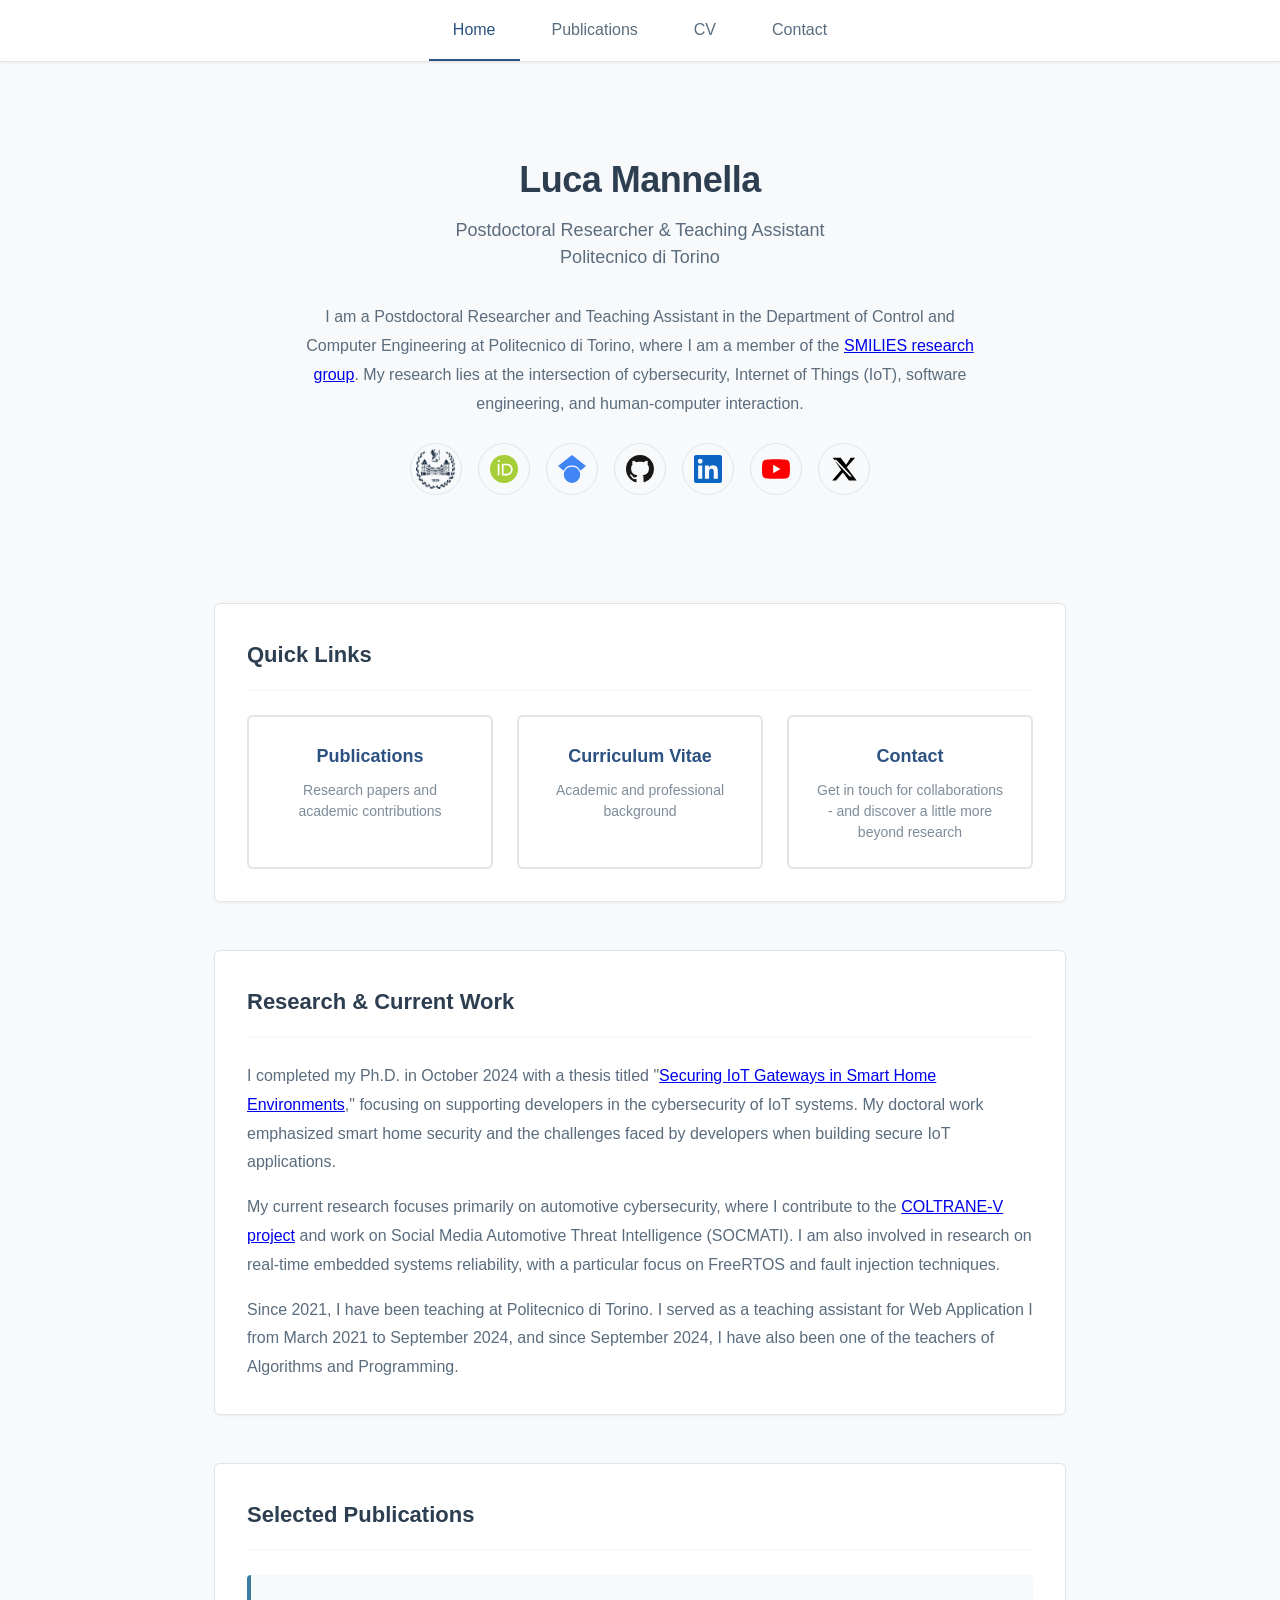
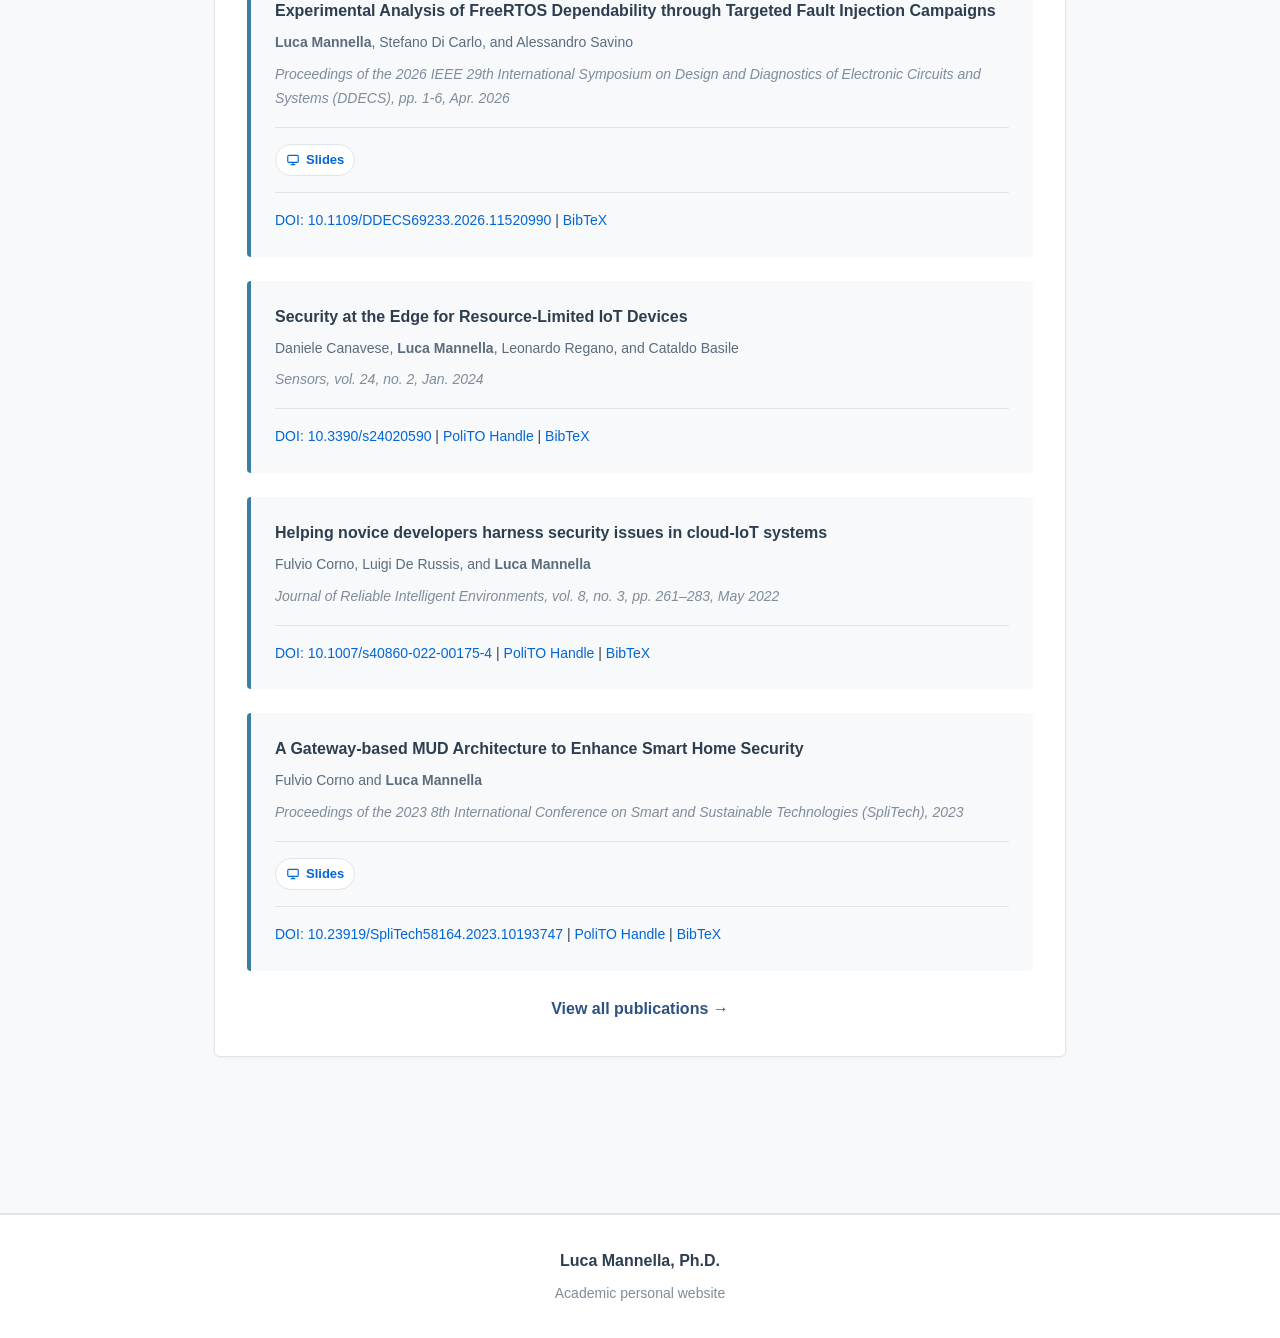
<file: index.html>
<!DOCTYPE html>
<html lang="en">
<head>
    <meta charset="UTF-8">
    <meta name="viewport" content="width=device-width, initial-scale=1.0">
    <meta name="description" content="Luca Mannella is a postdoctoral researcher at Politecnico di Torino working on cybersecurity, IoT security, and software engineering. Publications, CV, and contacts.">
    <title>Luca Mannella — Postdoctoral Researcher</title>
    
    <!-- Open Graph / Social Media -->
    <meta property="og:type" content="website">
    <meta property="og:site_name" content="Luca Mannella">
    <meta property="og:title" content="Luca Mannella — Postdoctoral Researcher">
    <meta property="og:description" content="Luca Mannella is a postdoctoral researcher at Politecnico di Torino working on cybersecurity, IoT security, and software engineering. Publications, CV, and contacts.">
    <meta property="og:url" content="https://lucamannella.github.io/">
    
    <!-- Canonical URL -->
    <link rel="canonical" href="https://lucamannella.github.io/">
    
    <!-- Structured Data (JSON-LD) -->
    <script type="application/ld+json">
    {
        "@context": "https://schema.org",
        "@type": "Person",
        "@id": "https://lucamannella.github.io/#luca-mannella",
        "name": "Luca Mannella",
        "jobTitle": "Postdoctoral Researcher",
        "url": "https://lucamannella.github.io/",
        "image": "https://mypoli.polito.it/_library/image_pub.asp?matricola=040887",
        "affiliation": {
            "@type": "Organization",
            "name": "Politecnico di Torino",
            "url": "https://www.polito.it/en/staff?p=luca.mannella"
        },
        "worksFor": {
            "@type": "Organization",
            "name": "Politecnico di Torino",
            "url": "https://www.polito.it/en/staff?p=luca.mannella"
        },
        "sameAs": [
            "https://orcid.org/0000-0001-5738-9094",
            "https://www.scopus.com/authid/detail.uri?authorId=57639000400",
            "https://www.webofscience.com/wos/author/rid/AAX-1051-2021",
            "https://www.semanticscholar.org/author/Luca-Mannella/89257817",
            "https://scholar.google.com/citations?hl=en&user=ecwAbEYAAAAJ",
            "https://www.researchgate.net/profile/Luca-Mannella",
            "https://www.linkedin.com/in/lucamannella/?locale=en",
            "https://x.com/LukeMannella",
            "https://dblp.org/pid/246/6863.html",
            "https://polito.academia.edu/LucaMannella",
            "https://github.com/LucaMannella",
            "https://www.youtube.com/@LucaMannella",
            "https://www.smilies.polito.it/our-team/luca-mannella/",
            "https://www.polito.it/en/staff?p=luca.mannella"
        ]
    }
    </script>
    
    <link rel="icon" type="image/svg+xml" href="assets/icons/favicon-lm-shield.svg">
    <link rel="stylesheet" href="style.css">
</head>
<body>
    <header>
        <nav>
            <ul>
                <li><a href="index.html" class="active">Home</a></li>
                <li><a href="publications.html">Publications</a></li>
                <li><a href="cv.html">CV</a></li>
                <li><a href="contact.html">Contact</a></li>
            </ul>
        </nav>
    </header>

    <main>
        <section class="hero">
            <h1>Luca Mannella</h1>
            <p class="subtitle">Postdoctoral Researcher & Teaching Assistant<br>Politecnico di Torino</p>
            <p class="introduction">
                I am a Postdoctoral Researcher and Teaching Assistant in the Department of Control and 
                Computer Engineering at Politecnico di Torino, where I am a member of the 
                <a href="https://www.smilies.polito.it/" target="_blank" rel="noopener noreferrer">SMILIES research group</a>. 
                My research lies at the intersection of cybersecurity, Internet of Things (IoT), software engineering, 
                and human-computer interaction.
            </p>
            <div class="hero-profiles">
                <a href="https://www.polito.it/en/staff?p=luca.mannella" target="_blank" rel="noopener noreferrer" class="hero-profile-link" title="Politecnico di Torino profile" aria-label="Politecnico di Torino profile">
                    <img src="assets/icons/polito-logo.png" alt="PoliTo" class="hero-profile-icon" style="width: 40px; height: 40px;">
                </a>
                <a href="https://orcid.org/0000-0001-5738-9094" target="_blank" rel="noopener noreferrer" class="hero-profile-link" title="ORCID" aria-label="ORCID profile">
                    <svg class="hero-profile-icon" xmlns="http://www.w3.org/2000/svg" viewBox="0 0 256 256">
                        <path fill="#A6CE39" d="M256 128c0 70.7-57.3 128-128 128S0 198.7 0 128 57.3 0 128 0s128 57.3 128 128z"/>
                        <path fill="#FFF" d="M86.3 186.2H70.9V79.1h15.4v107.1zM108.9 79.1h41.6c39.6 0 57 28.3 57 53.6 0 27.5-21.5 53.6-56.8 53.6h-41.8V79.1zm15.4 93.3h24.5c34.9 0 42.9-26.5 42.9-39.7C191.7 111.2 178 93 148 93h-23.7v79.4zM71.3 54.8c0-5.2 4.2-9.3 9.3-9.3s9.3 4.2 9.3 9.3-4.2 9.4-9.3 9.4-9.3-4.2-9.3-9.4z"/>
                    </svg>
                </a>
                <a href="https://scholar.google.com/citations?hl=en&user=ecwAbEYAAAAJ" target="_blank" rel="noopener noreferrer" class="hero-profile-link" title="Google Scholar" aria-label="Google Scholar profile">
                    <svg class="hero-profile-icon" xmlns="http://www.w3.org/2000/svg" viewBox="0 0 24 24">
                        <path fill="#4285F4" d="M12 24a7 7 0 1 1 0-14 7 7 0 0 1 0 14zm0-24L0 9.5l4.838 3.94A8 8 0 0 1 12 9a8 8 0 0 1 7.162 4.44L24 9.5z"/>
                    </svg>
                </a>
                <a href="https://github.com/LucaMannella" target="_blank" rel="noopener noreferrer" class="hero-profile-link" title="GitHub" aria-label="GitHub profile">
                    <svg class="hero-profile-icon" xmlns="http://www.w3.org/2000/svg" viewBox="0 0 24 24">
                        <path fill="#181717" d="M12 0C5.37 0 0 5.37 0 12c0 5.31 3.435 9.795 8.205 11.385.6.105.825-.255.825-.57 0-.285-.015-1.23-.015-2.235-3.015.555-3.795-.735-4.035-1.41-.135-.345-.72-1.41-1.23-1.695-.42-.225-1.02-.78-.015-.795.945-.015 1.62.87 1.845 1.23 1.08 1.815 2.805 1.305 3.495.99.105-.78.42-1.305.765-1.605-2.67-.3-5.46-1.335-5.46-5.925 0-1.305.465-2.385 1.23-3.225-.12-.3-.54-1.53.12-3.18 0 0 1.005-.315 3.3 1.23.96-.27 1.98-.405 3-.405s2.04.135 3 .405c2.295-1.56 3.3-1.23 3.3-1.23.66 1.65.24 2.88.12 3.18.765.84 1.23 1.905 1.23 3.225 0 4.605-2.805 5.625-5.475 5.925.435.375.81 1.095.81 2.22 0 1.605-.015 2.895-.015 3.3 0 .315.225.69.825.57A12.02 12.02 0 0 0 24 12c0-6.63-5.37-12-12-12z"/>
                    </svg>
                </a>
                <a href="https://www.linkedin.com/in/lucamannella/?locale=en" target="_blank" rel="noopener noreferrer" class="hero-profile-link" title="LinkedIn" aria-label="LinkedIn profile">
                    <svg class="hero-profile-icon" xmlns="http://www.w3.org/2000/svg" viewBox="0 0 24 24">
                        <path fill="#0A66C2" d="M20.447 20.452h-3.554v-5.569c0-1.328-.027-3.037-1.852-3.037-1.853 0-2.136 1.445-2.136 2.939v5.667H9.351V9h3.414v1.561h.046c.477-.9 1.637-1.85 3.37-1.85 3.601 0 4.267 2.37 4.267 5.455v6.286zM5.337 7.433a2.062 2.062 0 0 1-2.063-2.065 2.064 2.064 0 1 1 2.063 2.065zm1.782 13.019H3.555V9h3.564v11.452zM22.225 0H1.771C.792 0 0 .774 0 1.729v20.542C0 23.227.792 24 1.771 24h20.451C23.2 24 24 23.227 24 22.271V1.729C24 .774 23.2 0 22.222 0h.003z"/>
                    </svg>
                </a>
                <a href="https://www.youtube.com/@LucaMannella" target="_blank" rel="noopener noreferrer" class="hero-profile-link" title="YouTube" aria-label="YouTube channel">
                    <svg class="hero-profile-icon" xmlns="http://www.w3.org/2000/svg" viewBox="0 0 24 24">
                        <path fill="#FF0000" d="M23.498 6.186a3.016 3.016 0 0 0-2.122-2.136C19.505 3.545 12 3.545 12 3.545s-7.505 0-9.377.505A3.017 3.017 0 0 0 .502 6.186C0 8.07 0 12 0 12s0 3.93.502 5.814a3.016 3.016 0 0 0 2.122 2.136c1.871.505 9.376.505 9.376.505s7.505 0 9.377-.505a3.015 3.015 0 0 0 2.122-2.136C24 15.93 24 12 24 12s0-3.93-.502-5.814zM9.545 15.568V8.432L15.818 12l-6.273 3.568z"/>
                    </svg>
                </a>
                <a href="https://x.com/LukeMannella" target="_blank" rel="noopener noreferrer" class="hero-profile-link" title="X (formerly Twitter)" aria-label="X (formerly Twitter) profile">
                    <svg class="hero-profile-icon" xmlns="http://www.w3.org/2000/svg" viewBox="0 0 24 24">
                        <path fill="#000000" d="M18.244 2.25h3.308l-7.227 8.26 8.502 11.24h-6.6l-5.165-6.757-5.868 6.757h-3.31l7.732-8.835L2.4 2.25h6.742l4.67 6.168L17.78 2.25h.464zM17.009 18.46h1.83L5.293 4.045H3.36l13.649 14.415z"/>
                    </svg>
                </a>
            </div>
        </section>

        <section class="section">
            <h2>Quick Links</h2>
            <div class="quick-links">
                <a href="publications.html" class="quick-link-card">
                    <div class="card-title">Publications</div>
                    <div class="card-description">Research papers and academic contributions</div>
                </a>
                <a href="cv.html" class="quick-link-card">
                    <div class="card-title">Curriculum Vitae</div>
                    <div class="card-description">Academic and professional background</div>
                </a>
                <a href="contact.html" class="quick-link-card">
                    <div class="card-title">Contact</div>
                    <div class="card-description">Get in touch for collaborations - and discover a little more beyond research</div>
                </a>
            </div>
        </section>

        <section class="content-section">
            <h2>Research & Current Work</h2>
            <p>
                I completed my Ph.D. in October 2024 with a thesis titled 
                "<a href="https://tesidottorato.depositolegale.it/handle/20.500.14242/170914" target="_blank" rel="noopener noreferrer">Securing IoT Gateways in Smart Home Environments</a>," 
                focusing on supporting developers in the cybersecurity of IoT systems. My doctoral work emphasized 
                smart home security and the challenges faced by developers when building secure IoT applications.
            </p>
            <p>
                My current research focuses primarily on automotive cybersecurity, where I contribute to the 
                <a href="https://coltrane-v.github.io/" target="_blank" rel="noopener noreferrer">COLTRANE-V project</a> 
                and work on Social Media Automotive Threat Intelligence (SOCMATI). I am also involved in research 
                on real-time embedded systems reliability, with a particular focus on FreeRTOS and fault injection techniques.
            </p>
            <p>
                Since 2021, I have been teaching at Politecnico di Torino. I served as a teaching assistant for 
                Web Application I from March 2021 to September 2024, and since September 2024, I have also been 
                one of the teachers of Algorithms and Programming.
            </p>
        </section>

        <section class="content-section">
            <h2>Selected Publications</h2>
            <div class="publication-list">
                <article class="publication">
                    <div class="pub-title">Experimental Analysis of FreeRTOS Dependability through Targeted Fault Injection Campaigns</div>
                    <div class="pub-authors"><strong>Luca Mannella</strong>, Stefano Di Carlo, and Alessandro Savino</div>
                    <div class="pub-venue"><em>Proceedings of the 2026 IEEE 29th International Symposium on Design and Diagnostics of Electronic Circuits and Systems (DDECS)</em>, pp. 1-6, Apr. 2026</div>
                    <div class="pub-materials">
                        <a href="https://www.slideshare.net/slideshow/kronos-experimental-fault-injection-analysis-of-freertos-dependability-in-safety-critical-systems/287227919" class="pub-material-chip" title="Slides" target="_blank" rel="noopener noreferrer">
                            <svg viewBox="0 0 24 24" fill="none" stroke="currentColor" stroke-width="2" aria-hidden="true">
                                <rect x="3" y="4" width="18" height="12" rx="2"></rect>
                                <path d="M8 20h8"></path>
                                <path d="M12 16v4"></path>
                            </svg>
                            <span>Slides</span>
                        </a>
                    </div>
                    <div class="pub-doi">
                        <div class="pub-links">
                            <a href="https://doi.org/10.1109/DDECS69233.2026.11520990" title="DOI: 10.1109/DDECS69233.2026.11520990" target="_blank" rel="noopener noreferrer">DOI: 10.1109/DDECS69233.2026.11520990</a> |
                            <a href="assets/bibtex/2026-freertos-fault-injection.bib" title="BibTeX" target="_blank" rel="noopener noreferrer">BibTeX</a>
                        </div>
                    </div>
                </article>

                <article class="publication">
                    <div class="pub-title">Security at the Edge for Resource-Limited IoT Devices</div>
                    <div class="pub-authors">Daniele Canavese, <strong>Luca Mannella</strong>, Leonardo Regano, and Cataldo Basile</div>
                    <div class="pub-venue"><em>Sensors</em>, vol. 24, no. 2, Jan. 2024</div>
                    <div class="pub-doi">
                        <div class="pub-links">
                            <a href="https://doi.org/10.3390/s24020590" title="DOI: 10.3390/s24020590">DOI: 10.3390/s24020590</a> |
                            <a href="https://iris.polito.it/handle/11583/2985177" title="PoliTO handle">PoliTO Handle</a> |
                            <a href="assets/bibtex/2024-security-edge.bib" title="BibTeX" target="_blank" rel="noopener noreferrer">BibTeX</a>
                        </div>
                    </div>
                </article>

                <article class="publication">
                    <div class="pub-title">Helping novice developers harness security issues in cloud-IoT systems</div>
                    <div class="pub-authors">Fulvio Corno, Luigi De Russis, and <strong>Luca Mannella</strong></div>
                    <div class="pub-venue"><em>Journal of Reliable Intelligent Environments</em>, vol. 8, no. 3, pp. 261–283, May 2022</div>
                    <div class="pub-doi">
                        <div class="pub-links">
                            <a href="https://doi.org/10.1007/s40860-022-00175-4" title="DOI: 10.1007/s40860-022-00175-4">DOI: 10.1007/s40860-022-00175-4</a> |
                            <a href="https://iris.polito.it/handle/11583/2960962" title="PoliTO handle">PoliTO Handle</a> |
                            <a href="assets/bibtex/2022-novice-developers-cloud-iot.bib" title="BibTeX" target="_blank" rel="noopener noreferrer">BibTeX</a>
                        </div>
                    </div>
                </article>

                <article class="publication">
                    <div class="pub-title">A Gateway-based MUD Architecture to Enhance Smart Home Security</div>
                    <div class="pub-authors">Fulvio Corno and <strong>Luca Mannella</strong></div>
                    <div class="pub-venue">Proceedings of the 2023 8th International Conference on Smart and Sustainable Technologies (SpliTech), 2023</div>
                    <div class="pub-materials">
                        <a href="https://www.slideshare.net/slideshow/a-gateway-based-mud-architecture-to-enhance-smart-home-security/258931466" class="pub-material-chip" title="Slides" target="_blank" rel="noopener noreferrer">
                            <svg viewBox="0 0 24 24" fill="none" stroke="currentColor" stroke-width="2" aria-hidden="true">
                                <rect x="3" y="4" width="18" height="12" rx="2"></rect>
                                <path d="M8 20h8"></path>
                                <path d="M12 16v4"></path>
                            </svg>
                            <span>Slides</span>
                        </a>
                    </div>
                    <div class="pub-doi">
                        <div class="pub-links">
                            <a href="https://doi.org/10.23919/SpliTech58164.2023.10193747" title="DOI: 10.23919/SpliTech58164.2023.10193747">DOI: 10.23919/SpliTech58164.2023.10193747</a> |
                            <a href="https://iris.polito.it/handle/11583/2978408" title="PoliTO handle">PoliTO Handle</a> |
                            <a href="assets/bibtex/2023-MUD-SHG.bib" title="BibTeX" target="_blank" rel="noopener noreferrer">BibTeX</a>
                        </div>
                    </div>
                </article>
            </div>
            <p class="section-link"><a href="publications.html">View all publications →</a></p>
        </section>
    </main>

    <footer>
        <p class="footer-name">Luca Mannella, Ph.D.</p>
        <p class="footer-tagline">Academic personal website</p>
    </footer>
</body>
</html>
</file>
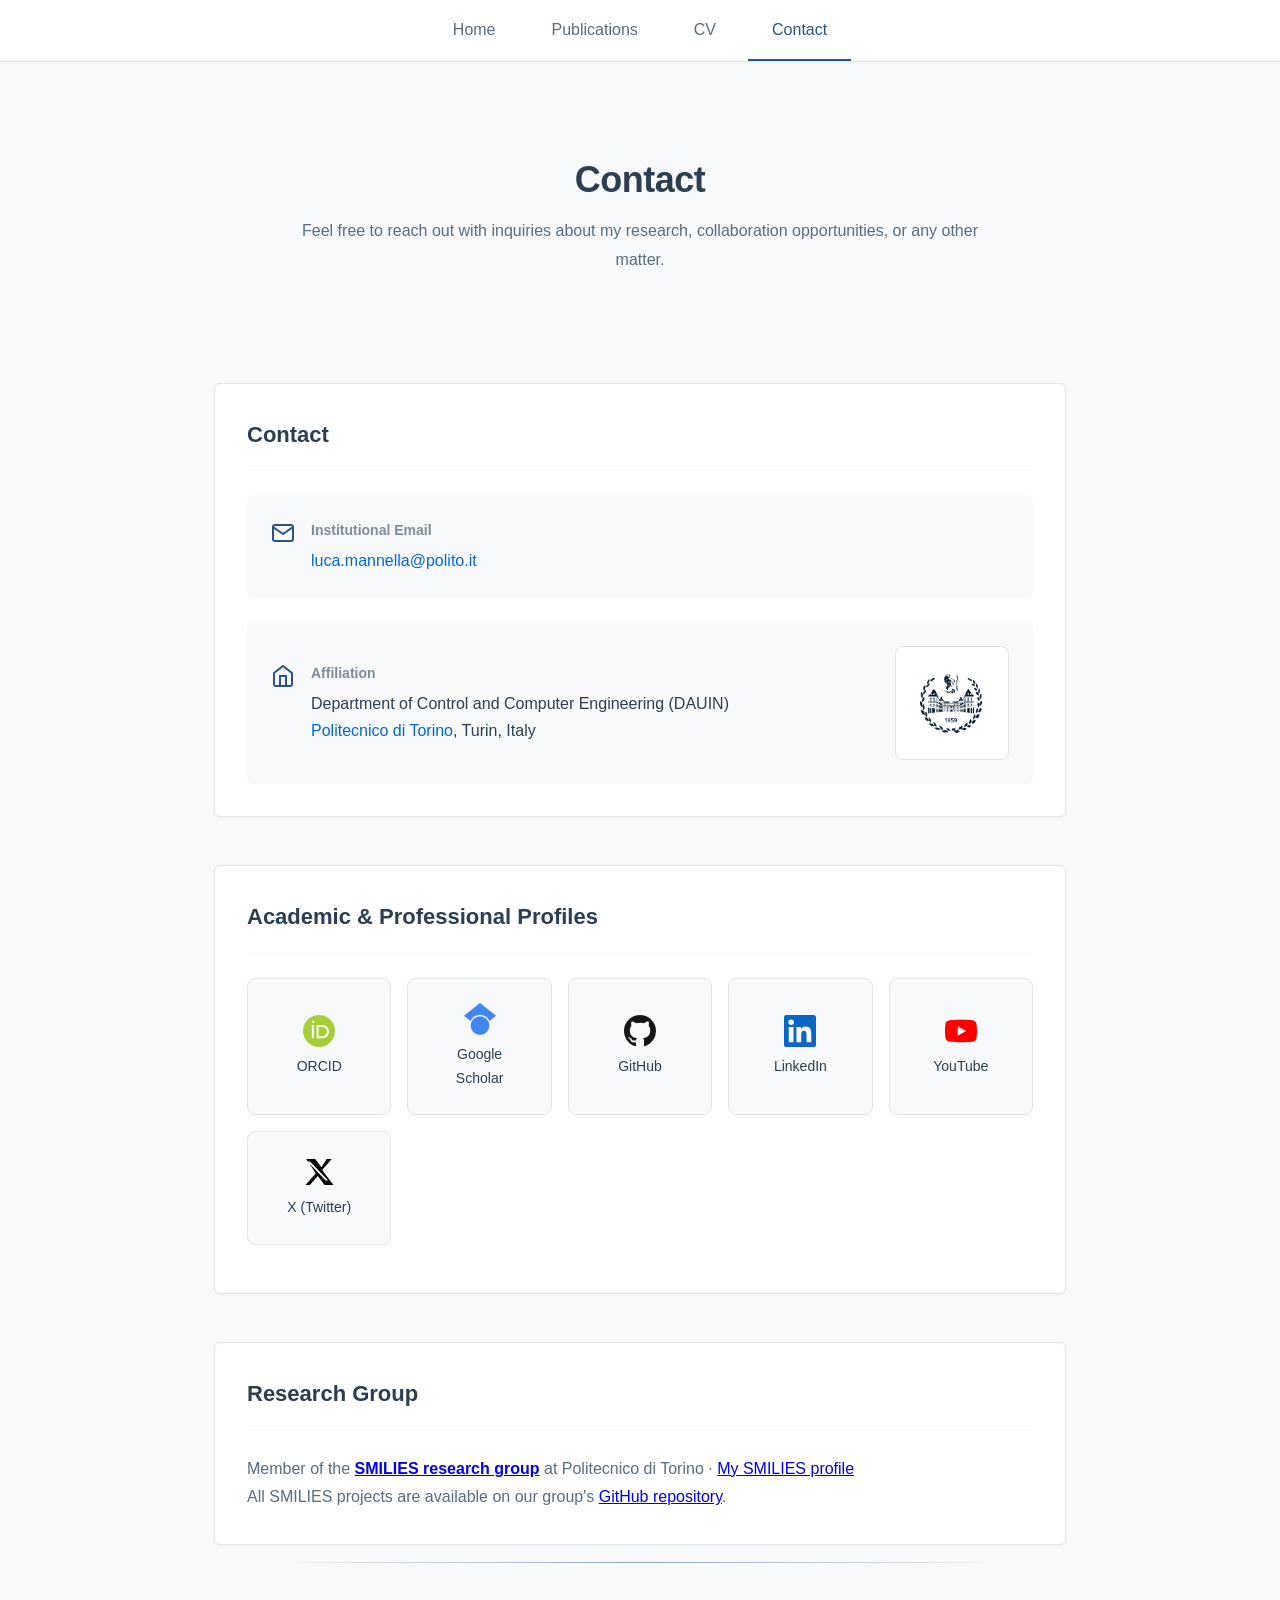
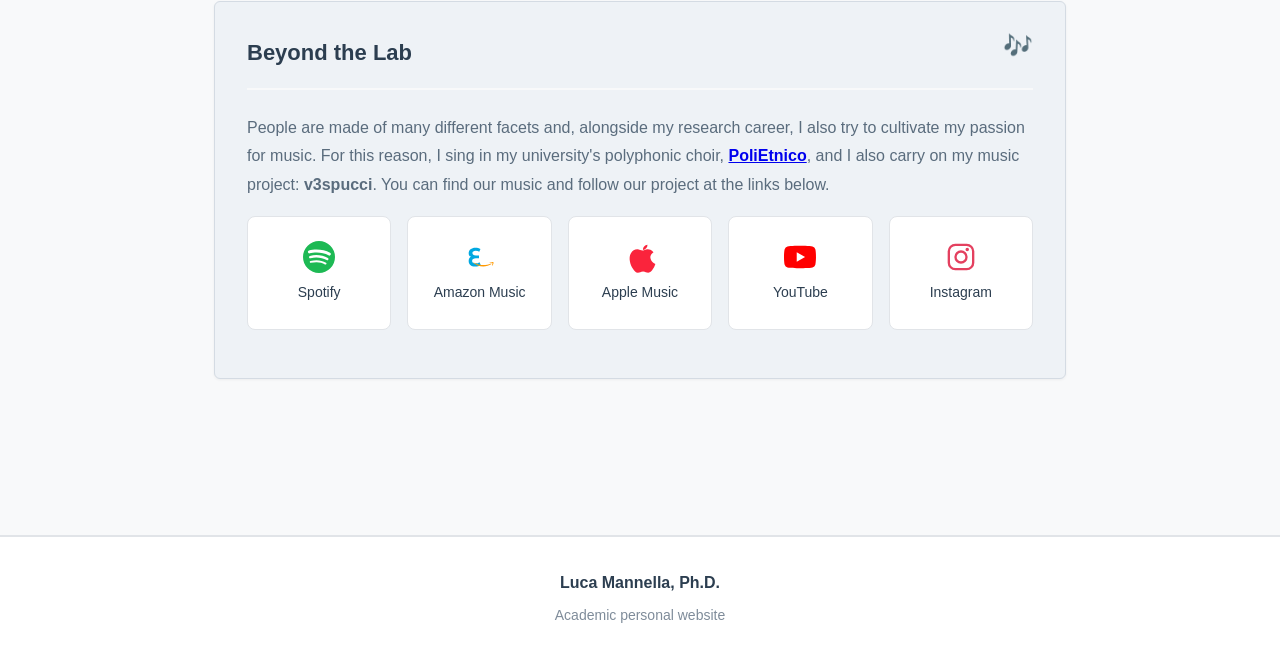
<file: contact.html>
<!DOCTYPE html>
<html lang="en">
<head>
    <meta charset="UTF-8">
    <meta name="viewport" content="width=device-width, initial-scale=1.0">
    <meta name="description" content="Contact Luca Mannella (Politecnico di Torino): institutional email and professional profiles (ORCID, Google Scholar, GitHub, LinkedIn, YouTube).">
    <title>Contact — Luca Mannella</title>
    
    <!-- Open Graph / Social Media -->
    <meta property="og:type" content="website">
    <meta property="og:site_name" content="Luca Mannella">
    <meta property="og:title" content="Contact — Luca Mannella">
    <meta property="og:description" content="Contact Luca Mannella (Politecnico di Torino): institutional email and professional profiles (ORCID, Google Scholar, GitHub, LinkedIn, YouTube, X).">
    <meta property="og:url" content="https://lucamannella.github.io/contact.html">
    
    <!-- Canonical URL -->
    <link rel="canonical" href="https://lucamannella.github.io/contact.html">
    
    <link rel="icon" type="image/svg+xml" href="assets/icons/favicon-lm-shield.svg">
    <link rel="stylesheet" href="style.css">
</head>
<body>
    <header>
        <nav>
            <ul>
                <li><a href="index.html">Home</a></li>
                <li><a href="publications.html">Publications</a></li>
                <li><a href="cv.html">CV</a></li>
                <li><a href="contact.html" class="active">Contact</a></li>
            </ul>
        </nav>
    </header>

    <main>
        <section class="hero">
            <h1>Contact</h1>
            <p class="introduction">
                Feel free to reach out with inquiries about my research, collaboration opportunities, or any other matter.
            </p>
        </section>

        <section class="content-section">
            <h2>Contact</h2>
            <div class="contact-compact">
                <div class="contact-compact-item">
                    <svg class="contact-icon" xmlns="http://www.w3.org/2000/svg" viewBox="0 0 24 24" fill="none" stroke="currentColor" stroke-width="2">
                        <path d="M4 4h16c1.1 0 2 .9 2 2v12c0 1.1-.9 2-2 2H4c-1.1 0-2-.9-2-2V6c0-1.1.9-2 2-2z"/>
                        <polyline points="22,6 12,13 2,6"/>
                    </svg>
                    <div>
                        <div class="contact-compact-label">Institutional Email</div>
                        <a href="mailto:luca.mannella@polito.it">luca.mannella@polito.it</a>
                    </div>
                </div>
                <div class="contact-compact-item contact-compact-item-with-logo">
                    <div class="contact-text-content">
                        <svg class="contact-icon" xmlns="http://www.w3.org/2000/svg" viewBox="0 0 24 24" fill="none" stroke="currentColor" stroke-width="2">
                            <path d="M3 9l9-7 9 7v11a2 2 0 0 1-2 2H5a2 2 0 0 1-2-2z"/>
                            <polyline points="9,22 9,12 15,12 15,22"/>
                        </svg>
                        <div>
                            <div class="contact-compact-label">Affiliation</div>
                            <div>Department of Control and Computer Engineering (DAUIN)<br>
                            <a href="https://www.polito.it/en/staff?p=luca.mannella" target="_blank" rel="noopener noreferrer">Politecnico di Torino</a>, Turin, Italy</div>
                        </div>
                    </div>
                    <a href="https://www.polito.it/en/staff?p=luca.mannella" target="_blank" rel="noopener noreferrer" class="contact-logo-card" title="Politecnico di Torino profile" aria-label="Politecnico di Torino profile">
                        <img src="assets/icons/polito-logo.png" alt="Politecnico di Torino" class="contact-logo-img">
                    </a>
                </div>
            </div>
        </section>

        <section class="content-section">
            <h2>Academic & Professional Profiles</h2>
            <div class="profile-grid">
                <a href="https://orcid.org/0000-0001-5738-9094" target="_blank" rel="noopener noreferrer" class="profile-card">
                    <svg class="profile-icon" xmlns="http://www.w3.org/2000/svg" viewBox="0 0 256 256">
                        <path fill="#A6CE39" d="M256 128c0 70.7-57.3 128-128 128S0 198.7 0 128 57.3 0 128 0s128 57.3 128 128z"/>
                        <path fill="#FFF" d="M86.3 186.2H70.9V79.1h15.4v107.1zM108.9 79.1h41.6c39.6 0 57 28.3 57 53.6 0 27.5-21.5 53.6-56.8 53.6h-41.8V79.1zm15.4 93.3h24.5c34.9 0 42.9-26.5 42.9-39.7C191.7 111.2 178 93 148 93h-23.7v79.4zM71.3 54.8c0-5.2 4.2-9.3 9.3-9.3s9.3 4.2 9.3 9.3-4.2 9.4-9.3 9.4-9.3-4.2-9.3-9.4z"/>
                    </svg>
                    <span>ORCID</span>
                </a>
                <a href="https://scholar.google.com/citations?hl=en&user=ecwAbEYAAAAJ" target="_blank" rel="noopener noreferrer" class="profile-card">
                    <svg class="profile-icon" xmlns="http://www.w3.org/2000/svg" viewBox="0 0 24 24">
                        <path fill="#4285F4" d="M12 24a7 7 0 1 1 0-14 7 7 0 0 1 0 14zm0-24L0 9.5l4.838 3.94A8 8 0 0 1 12 9a8 8 0 0 1 7.162 4.44L24 9.5z"/>
                    </svg>
                    <span>Google Scholar</span>
                </a>
                <a href="https://github.com/LucaMannella" target="_blank" rel="noopener noreferrer" class="profile-card">
                    <svg class="profile-icon" xmlns="http://www.w3.org/2000/svg" viewBox="0 0 24 24">
                        <path fill="#181717" d="M12 0C5.37 0 0 5.37 0 12c0 5.31 3.435 9.795 8.205 11.385.6.105.825-.255.825-.57 0-.285-.015-1.23-.015-2.235-3.015.555-3.795-.735-4.035-1.41-.135-.345-.72-1.41-1.23-1.695-.42-.225-1.02-.78-.015-.795.945-.015 1.62.87 1.845 1.23 1.08 1.815 2.805 1.305 3.495.99.105-.78.42-1.305.765-1.605-2.67-.3-5.46-1.335-5.46-5.925 0-1.305.465-2.385 1.23-3.225-.12-.3-.54-1.53.12-3.18 0 0 1.005-.315 3.3 1.23.96-.27 1.98-.405 3-.405s2.04.135 3 .405c2.295-1.56 3.3-1.23 3.3-1.23.66 1.65.24 2.88.12 3.18.765.84 1.23 1.905 1.23 3.225 0 4.605-2.805 5.625-5.475 5.925.435.375.81 1.095.81 2.22 0 1.605-.015 2.895-.015 3.3 0 .315.225.69.825.57A12.02 12.02 0 0 0 24 12c0-6.63-5.37-12-12-12z"/>
                    </svg>
                    <span>GitHub</span>
                </a>
                <a href="https://www.linkedin.com/in/lucamannella/?locale=en" target="_blank" rel="noopener noreferrer" class="profile-card">
                    <svg class="profile-icon" xmlns="http://www.w3.org/2000/svg" viewBox="0 0 24 24">
                        <path fill="#0A66C2" d="M20.447 20.452h-3.554v-5.569c0-1.328-.027-3.037-1.852-3.037-1.853 0-2.136 1.445-2.136 2.939v5.667H9.351V9h3.414v1.561h.046c.477-.9 1.637-1.85 3.37-1.85 3.601 0 4.267 2.37 4.267 5.455v6.286zM5.337 7.433a2.062 2.062 0 0 1-2.063-2.065 2.064 2.064 0 1 1 2.063 2.065zm1.782 13.019H3.555V9h3.564v11.452zM22.225 0H1.771C.792 0 0 .774 0 1.729v20.542C0 23.227.792 24 1.771 24h20.451C23.2 24 24 23.227 24 22.271V1.729C24 .774 23.2 0 22.222 0h.003z"/>
                    </svg>
                    <span>LinkedIn</span>
                </a>
                <a href="https://www.youtube.com/@LucaMannella" target="_blank" rel="noopener noreferrer" class="profile-card">
                    <svg class="profile-icon" xmlns="http://www.w3.org/2000/svg" viewBox="0 0 24 24">
                        <path fill="#FF0000" d="M23.498 6.186a3.016 3.016 0 0 0-2.122-2.136C19.505 3.545 12 3.545 12 3.545s-7.505 0-9.377.505A3.017 3.017 0 0 0 .502 6.186C0 8.07 0 12 0 12s0 3.93.502 5.814a3.016 3.016 0 0 0 2.122 2.136c1.871.505 9.376.505 9.376.505s7.505 0 9.377-.505a3.015 3.015 0 0 0 2.122-2.136C24 15.93 24 12 24 12s0-3.93-.502-5.814zM9.545 15.568V8.432L15.818 12l-6.273 3.568z"/>
                    </svg>
                    <span>YouTube</span>
                </a>
                <a href="https://x.com/LukeMannella" target="_blank" rel="noopener noreferrer" class="profile-card">
                    <svg class="profile-icon" xmlns="http://www.w3.org/2000/svg" viewBox="0 0 24 24">
                        <path fill="#000000" d="M18.244 2.25h3.308l-7.227 8.26 8.502 11.24h-6.6l-5.165-6.757-5.868 6.757h-3.31l7.732-8.835L2.4 2.25h6.742l4.67 6.168L17.78 2.25h.464zM17.009 18.46h1.83L5.293 4.045H3.36l13.649 14.415z"/>
                    </svg>
                    <span>X (Twitter)</span>
                </a>
            </div>
        </section>

        <section class="content-section">
            <h2>Research Group</h2>
            <p>
                Member of the <a href="https://www.smilies.polito.it/" target="_blank" rel="noopener noreferrer"><strong>SMILIES research group</strong></a> at Politecnico di Torino 
                · <a href="https://www.smilies.polito.it/our-team/luca-mannella/" target="_blank" rel="noopener noreferrer">My SMILIES profile</a>
                <br> All SMILIES projects are available on our group's <a href="https://github.com/smilies-polito" target="_blank" rel="noopener noreferrer">GitHub repository</a>.
            </p>
        </section>

        <section class="content-section music-section">
            <h2>Beyond the Lab</h2>
            <span class="music-emoji" aria-hidden="true">🎶</span>
            <p>
                People are made of many different facets and, alongside my research career, I also try to cultivate my passion for music.
                For this reason, I sing in my university's polyphonic choir, <a href="https://areeweb.polito.it/coro/" target="_blank" rel="noopener noreferrer"><strong>PoliEtnico</strong></a>,
                and I also carry on my music project: <strong>v3spucci</strong>.
                You can find our music and follow our project at the links below.
            </p>
            <div class="profile-grid">
                <a href="https://open.spotify.com/intl-it/artist/5vAkbDeDagt95DdiOL8vwV" target="_blank" rel="noopener noreferrer" class="profile-card">
                    <svg class="profile-icon" xmlns="http://www.w3.org/2000/svg" viewBox="0 0 24 24">
                        <path fill="#1DB954" d="M12 0a12 12 0 1 0 0 24 12 12 0 0 0 0-24zm5.505 17.303a.747.747 0 0 1-1.028.246c-2.817-1.722-6.364-2.113-10.545-1.165a.748.748 0 0 1-.331-1.459c4.574-1.036 8.483-.591 11.657 1.348a.748.748 0 0 1 .247 1.03zm1.468-3.267a.934.934 0 0 1-1.285.307c-3.225-1.982-8.14-2.556-11.955-1.396a.935.935 0 1 1-.544-1.789c4.359-1.325 9.781-.683 13.478 1.588a.934.934 0 0 1 .306 1.29zm.126-3.403C15.23 8.333 8.795 8.12 5.1 9.252a1.121 1.121 0 0 1-.658-2.143c4.243-1.302 11.3-1.049 15.831 1.64a1.12 1.12 0 1 1-1.174 1.884z"/>
                    </svg>
                    <span>Spotify</span>
                </a>
                <a href="https://music.amazon.it/artists/B0H2CJCX2B/v3spucci" target="_blank" rel="noopener noreferrer" class="profile-card">
                    <svg class="profile-icon" xmlns="http://www.w3.org/2000/svg" viewBox="0 0 24 24">
                        <path fill="#00A8E1" d="M3.5 9.2c0-2.52 2.07-4.2 5.05-4.2 1.47 0 2.75.3 3.79 1l-.89 2.06c-.74-.44-1.67-.73-2.74-.73-1.46 0-2.39.69-2.39 1.74 0 1.08.86 1.8 2.62 1.8h2.32v2.13H8.99c-1.85 0-2.92.7-2.92 1.93 0 1.14.92 1.88 2.46 1.88 1.2 0 2.27-.33 3.13-.9l.88 2.02c-1.13.77-2.56 1.2-4.2 1.2-3.12 0-4.84-1.76-4.84-4.2 0-1.4.66-2.57 1.9-3.26C4.12 11.95 3.5 10.72 3.5 9.2z"/>
                        <path fill="#FF9900" d="M20.61 17.29c-1.65 1.22-4.05 1.87-6.12 1.87-2.9 0-5.5-1.07-7.47-2.86-.15-.14-.02-.34.16-.24 2.12 1.23 4.73 1.97 7.43 1.97 1.83 0 3.84-.38 5.69-1.17.28-.12.51.19.31.43z"/>
                        <path fill="#FF9900" d="M21.3 16.5c-.21-.27-1.4-.13-1.94-.06-.16.02-.19-.12-.04-.23.98-.69 2.6-.49 2.79-.26.19.24-.05 1.84-.97 2.61-.14.11-.27.05-.2-.1.24-.6.56-1.96.36-2.3z"/>
                    </svg>
                    <span>Amazon Music</span>
                </a>
                <a href="https://music.apple.com/artist/1896734607" target="_blank" rel="noopener noreferrer" class="profile-card">
                    <svg class="profile-icon" xmlns="http://www.w3.org/2000/svg" viewBox="0 0 24 24">
                        <path fill="#FA243C" d="M17.6 2.8a3.7 3.7 0 0 0-2.5 1.3 3.5 3.5 0 0 0-.9 2.6 3.2 3.2 0 0 0 2.4-1.2 3.6 3.6 0 0 0 1-2.7z"/>
                        <path fill="#FA243C" d="M19.7 12.7c0-2.8 2.3-4.2 2.4-4.3-1.3-1.9-3.4-2.1-4.1-2.2-1.7-.2-3.3 1-4.2 1-1 0-2.3-1-3.8-1-2 0-3.8 1.2-4.8 2.9-2.1 3.5-.5 8.8 1.5 11.7 1 1.4 2.1 3 3.7 3 1.5 0 2.1-1 3.9-1 1.8 0 2.3 1 3.9 1 1.6 0 2.7-1.5 3.6-2.9 1.2-1.8 1.7-3.6 1.7-3.7-.1 0-3.8-1.5-3.8-5.5z"/>
                    </svg>
                    <span>Apple Music</span>
                </a>
                <a href="https://www.youtube.com/@v3spucci" target="_blank" rel="noopener noreferrer" class="profile-card">
                    <svg class="profile-icon" xmlns="http://www.w3.org/2000/svg" viewBox="0 0 24 24">
                        <path fill="#FF0000" d="M23.498 6.186a3.016 3.016 0 0 0-2.122-2.136C19.505 3.545 12 3.545 12 3.545s-7.505 0-9.377.505A3.017 3.017 0 0 0 .502 6.186C0 8.07 0 12 0 12s0 3.93.502 5.814a3.016 3.016 0 0 0 2.122 2.136c1.871.505 9.376.505 9.376.505s7.505 0 9.377-.505a3.015 3.015 0 0 0 2.122-2.136C24 15.93 24 12 24 12s0-3.93-.502-5.814zM9.545 15.568V8.432L15.818 12l-6.273 3.568z"/>
                    </svg>
                    <span>YouTube</span>
                </a>
                <a href="https://www.instagram.com/v3spucci_music" target="_blank" rel="noopener noreferrer" class="profile-card">
                    <svg class="profile-icon" xmlns="http://www.w3.org/2000/svg" viewBox="0 0 24 24">
                        <path fill="#E4405F" d="M7.75 2h8.5A5.75 5.75 0 0 1 22 7.75v8.5A5.75 5.75 0 0 1 16.25 22h-8.5A5.75 5.75 0 0 1 2 16.25v-8.5A5.75 5.75 0 0 1 7.75 2zm0 1.75a4 4 0 0 0-4 4v8.5a4 4 0 0 0 4 4h8.5a4 4 0 0 0 4-4v-8.5a4 4 0 0 0-4-4h-8.5zm8.94 1.31a1.31 1.31 0 1 1 0 2.62 1.31 1.31 0 0 1 0-2.62zM12 7a5 5 0 1 1 0 10 5 5 0 0 1 0-10zm0 1.75a3.25 3.25 0 1 0 0 6.5 3.25 3.25 0 0 0 0-6.5z"/>
                    </svg>
                    <span>Instagram</span>
                </a>
            </div>
        </section>
    </main>

    <footer>
        <p class="footer-name">Luca Mannella, Ph.D.</p>
        <p class="footer-tagline">Academic personal website</p>
    </footer>
</body>
</html>
</file>
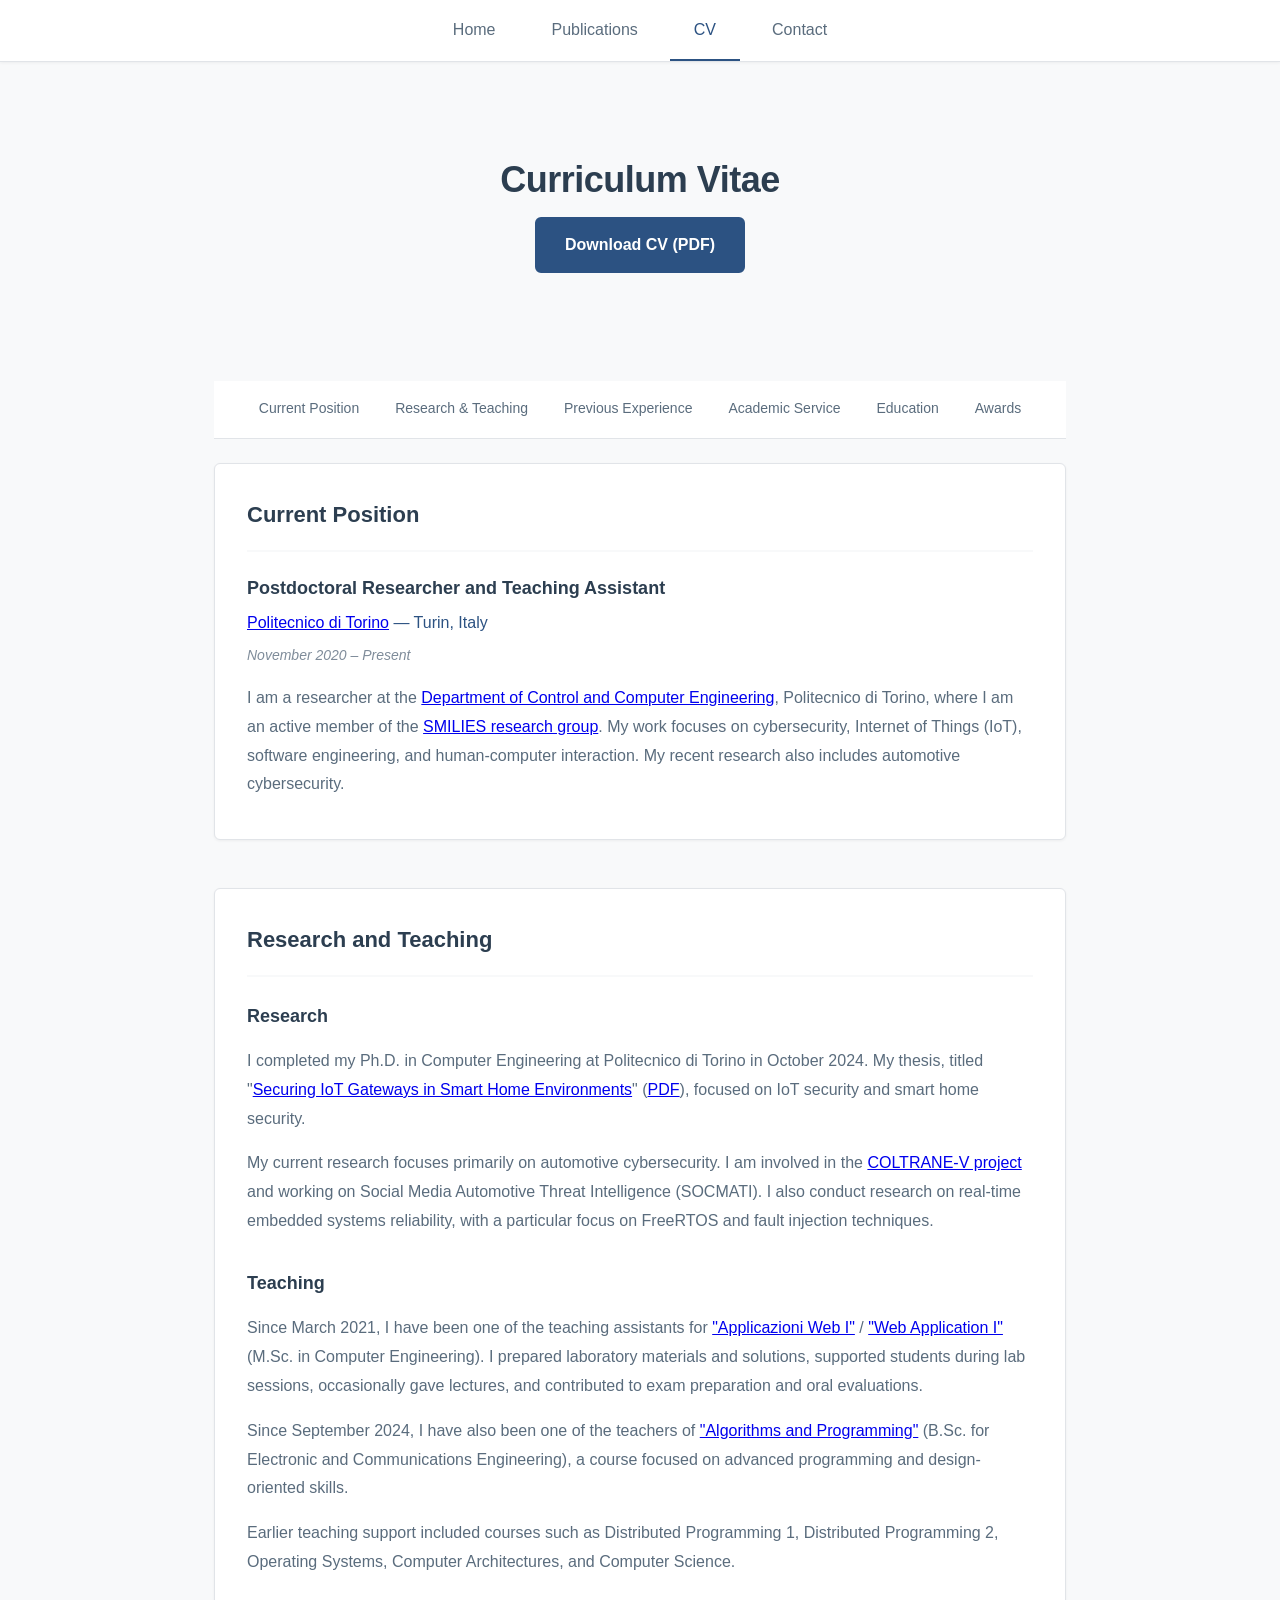
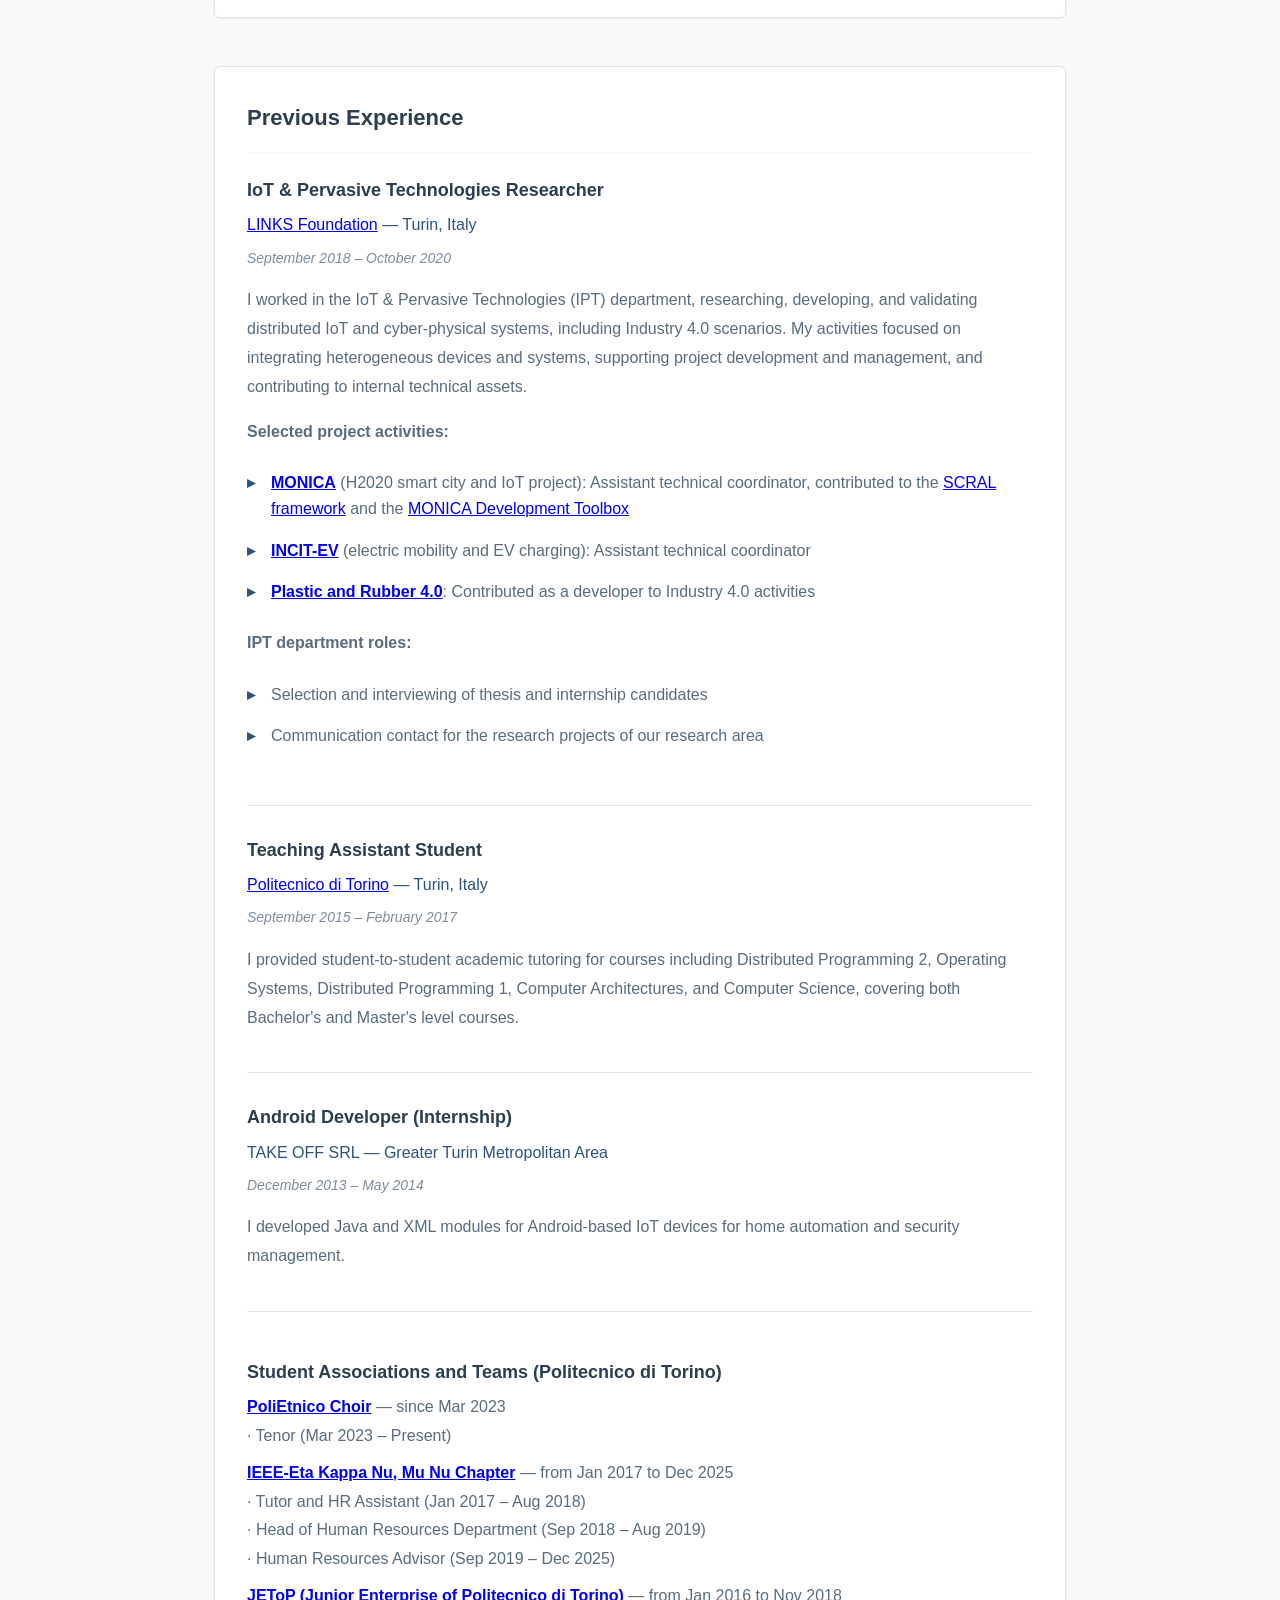
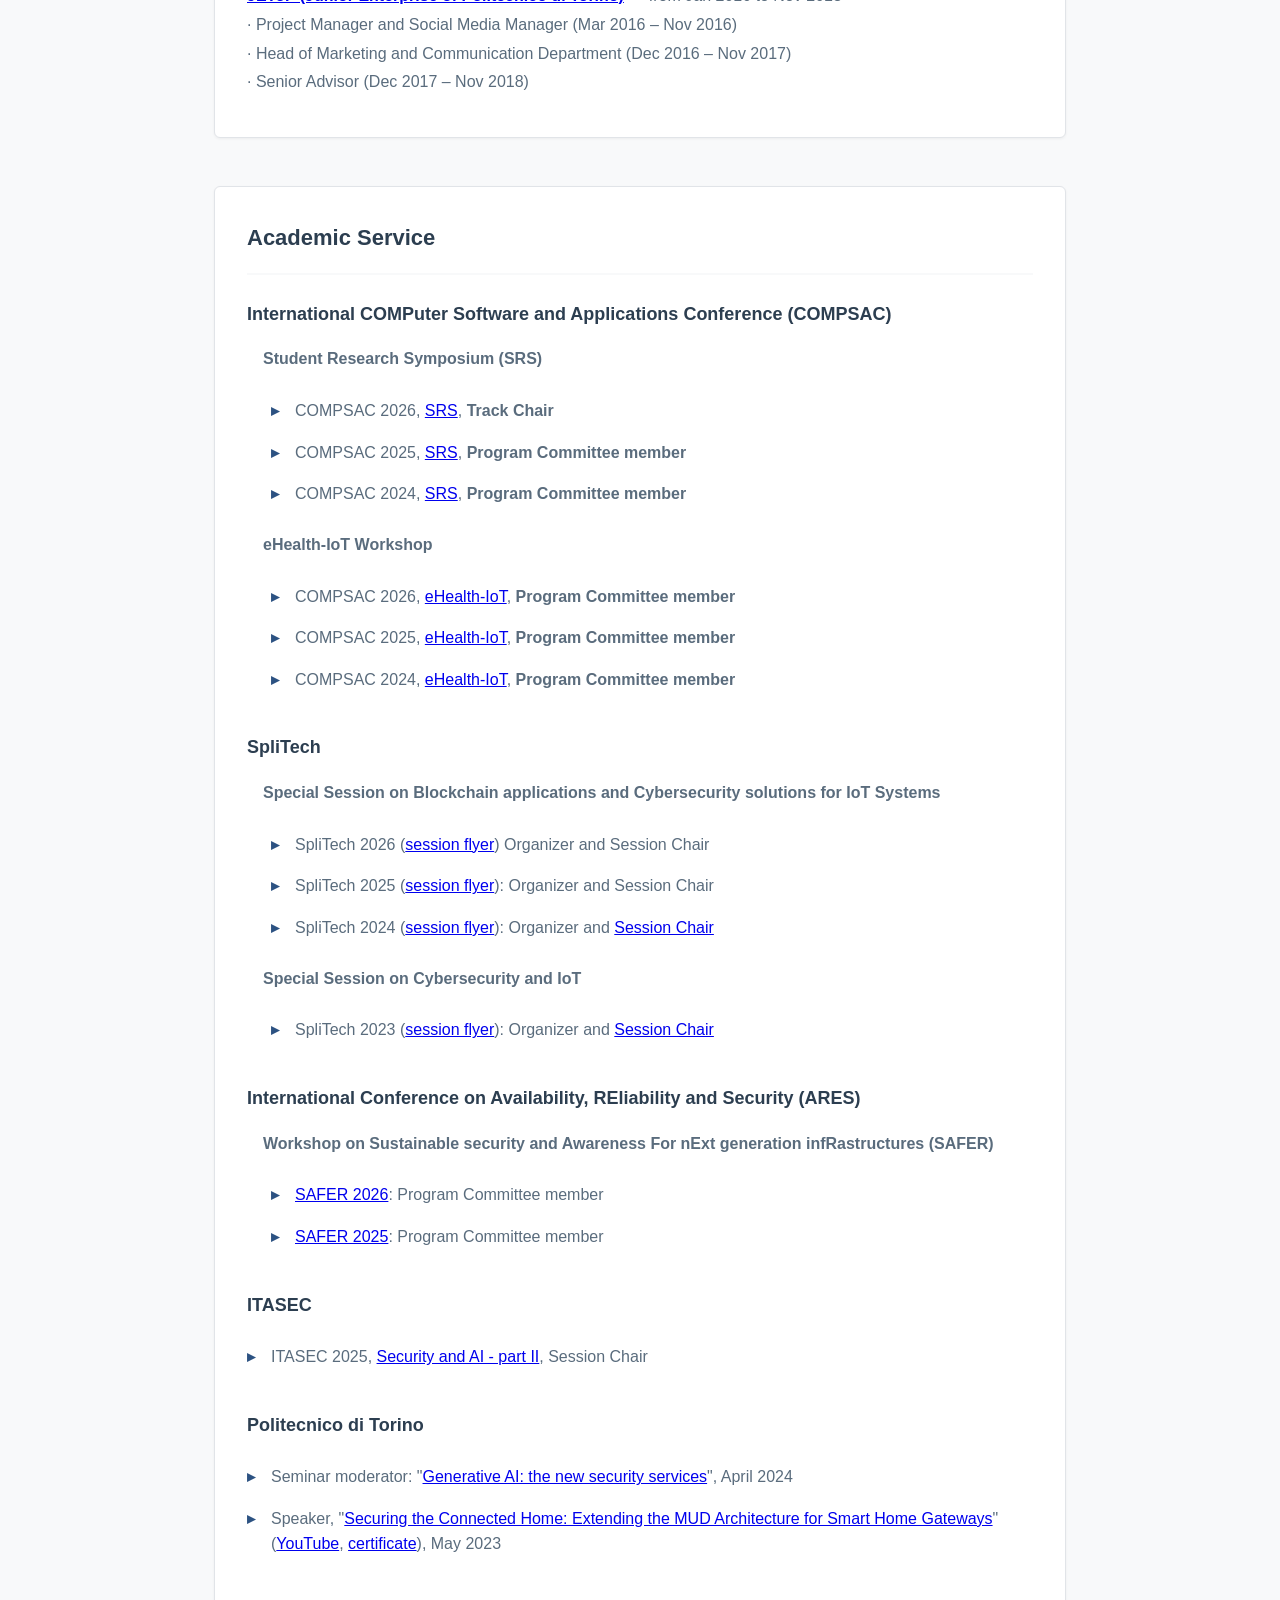
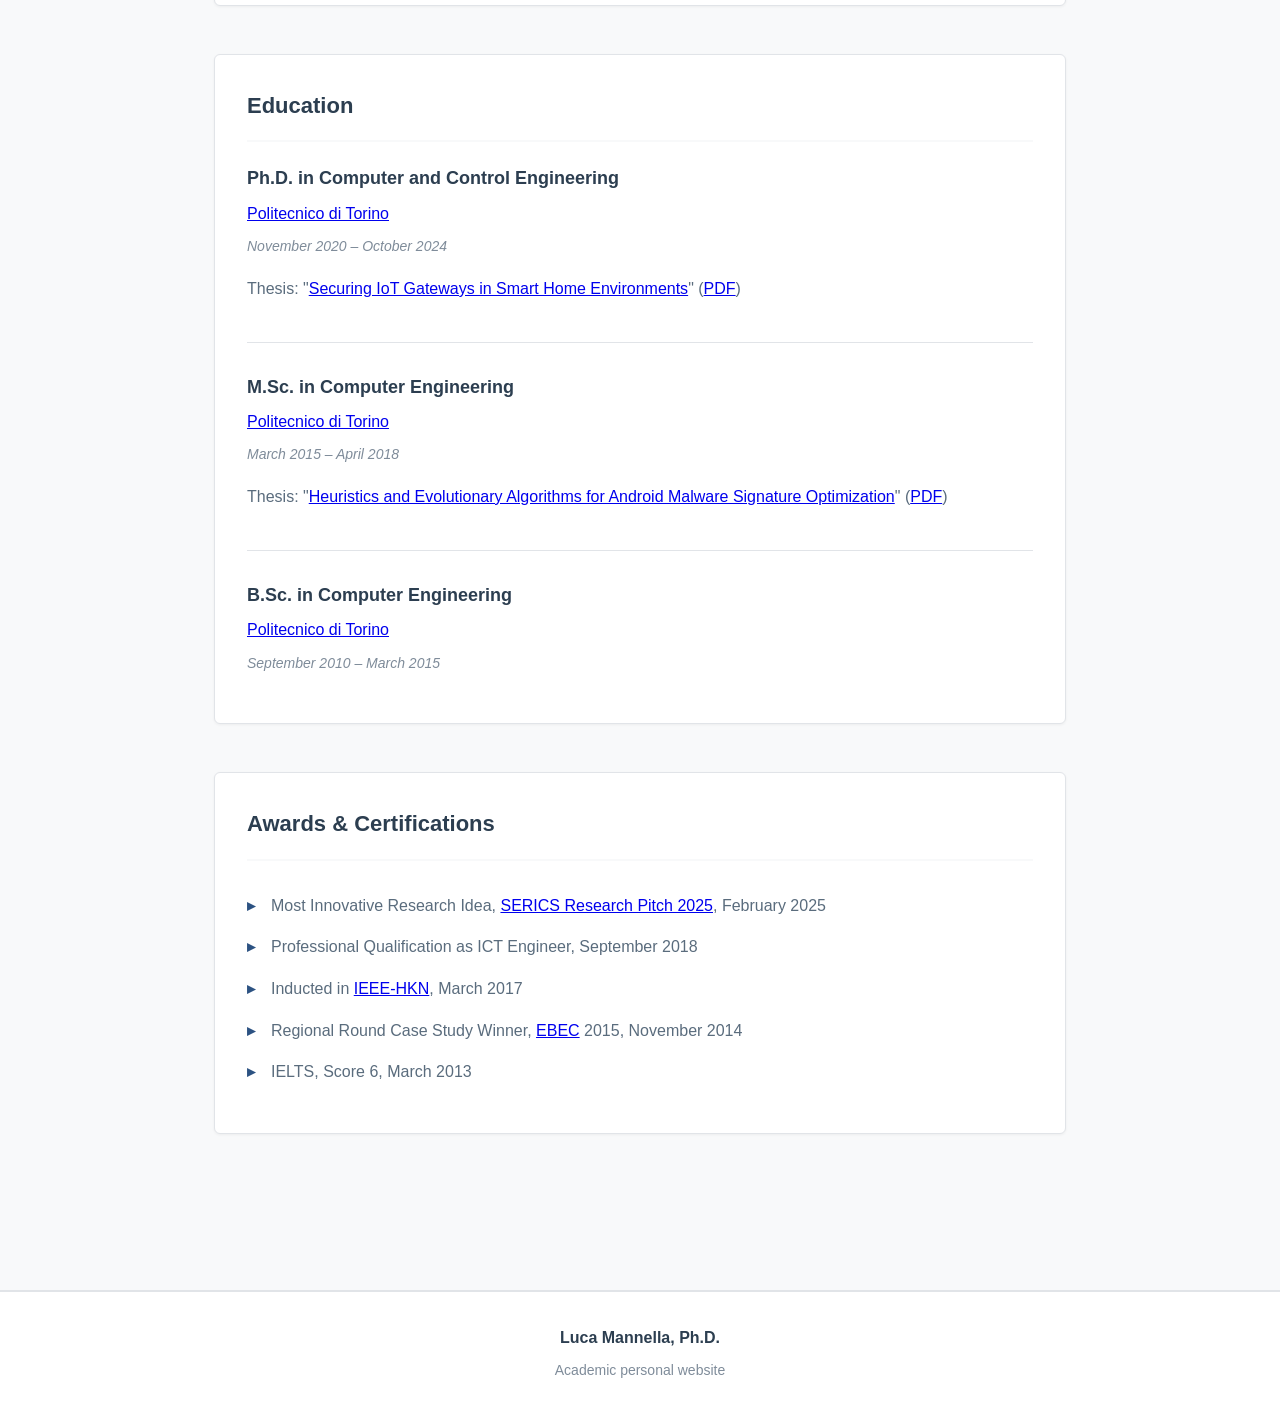
<file: cv.html>
<!DOCTYPE html>
<html lang="en">
<head>
    <meta charset="UTF-8">
    <meta name="viewport" content="width=device-width, initial-scale=1.0">
    <meta name="description" content="Academic CV of Luca Mannella: current position, research and teaching, experience, academic service, education, awards, and certifications.">
    <title>CV — Luca Mannella</title>
    
    <!-- Open Graph / Social Media -->
    <meta property="og:type" content="website">
    <meta property="og:site_name" content="Luca Mannella">
    <meta property="og:title" content="CV — Luca Mannella">
    <meta property="og:description" content="Academic CV of Luca Mannella: current position, research and teaching, experience, academic service, education, awards, and certifications.">
    <meta property="og:url" content="https://lucamannella.github.io/cv.html">
    
    <!-- Canonical URL -->
    <link rel="canonical" href="https://lucamannella.github.io/cv.html">
    
    <link rel="icon" type="image/svg+xml" href="assets/icons/favicon-lm-shield.svg">
    <link rel="stylesheet" href="style.css">
</head>
<body>
    <header>
        <nav>
            <ul>
                <li><a href="index.html">Home</a></li>
                <li><a href="publications.html">Publications</a></li>
                <li><a href="cv.html" class="active">CV</a></li>
                <li><a href="contact.html">Contact</a></li>
            </ul>
        </nav>
    </header>

    <main>
        <section class="hero">
            <h1>Curriculum Vitae</h1>
            <p class="center-text">
                <a href="assets/Mannella-Luca_Academic-CV.pdf" class="btn-download" title="Download CV as PDF" download>Download CV (PDF)</a>
            </p>
        </section>

        <nav class="page-nav" aria-label="On this page">
            <a href="#current-position">Current Position</a>
            <a href="#research-teaching">Research &amp; Teaching</a>
            <a href="#previous-experience">Previous Experience</a>
            <a href="#academic-service">Academic Service</a>
            <a href="#education">Education</a>
            <a href="#awards-certifications">Awards</a>
        </nav>

        <section class="content-section">
            <h2 id="current-position">Current Position</h2>
            <div class="cv-entry">
                <div class="entry-title">Postdoctoral Researcher and Teaching Assistant</div>
                <div class="entry-subtitle"><a href="https://www.polito.it/en/staff?p=luca.mannella">Politecnico di Torino</a> — Turin, Italy</div>
                <div class="entry-meta">November 2020 – Present</div>
                <div class="entry-description">
                    <p>
                        I am a researcher at the <a href="https://www.dauin.polito.it/">Department of Control and Computer Engineering</a>, 
                        Politecnico di Torino, where I am an active member of the <a href="https://www.smilies.polito.it/">SMILIES research group</a>. 
                        My work focuses on cybersecurity, Internet of Things (IoT), software engineering, and human-computer interaction. My recent research also includes automotive cybersecurity.
                    </p>
                </div>
            </div>
        </section>

        <section class="content-section">
            <h2 id="research-teaching">Research and Teaching</h2>
            
            <h3 style="font-size: var(--font-size-lg); font-weight: 600; color: var(--color-text); margin-top: var(--spacing-md); margin-bottom: var(--spacing-sm);">Research</h3>
            <div class="entry-description">
                <p>
                    I completed my Ph.D. in Computer Engineering at Politecnico di Torino in October 2024. 
                    My thesis, titled "<a href="https://tesidottorato.depositolegale.it/handle/20.500.14242/170914">Securing IoT Gateways in Smart Home Environments</a>" 
                    (<a href="https://tesidottorato.depositolegale.it/bitstream/20.500.14242/170914/11/2024-10-14-PhD_Thesis-Luca_Mannella.pdf">PDF</a>), 
                    focused on IoT security and smart home security.
                </p>
                <p>
                    My current research focuses primarily on automotive cybersecurity. I am involved in the 
                    <a href="https://coltrane-v.github.io/">COLTRANE-V project</a> and working on Social Media Automotive Threat Intelligence (SOCMATI). 
                    I also conduct research on real-time embedded systems reliability, with a particular focus on FreeRTOS and fault injection techniques.
                </p>
            </div>

            <h3 style="font-size: var(--font-size-lg); font-weight: 600; color: var(--color-text); margin-top: var(--spacing-lg); margin-bottom: var(--spacing-sm);">Teaching</h3>
            <div class="entry-description">
                <p>
                    Since March 2021, I have been one of the teaching assistants for 
                    <a href="https://didattica.polito.it/pls/portal30/gap.pkg_guide.viewGap?p_cod_ins=01UDFOV&p_a_acc=2024">"Applicazioni Web I"</a> / 
                    <a href="https://didattica.polito.it/pls/portal30/gap.pkg_guide.viewGap?p_cod_ins=01TXYOV&p_a_acc=2023">"Web Application I"</a> 
                    (M.Sc. in Computer Engineering). I prepared laboratory materials and solutions, supported students during lab sessions, 
                    occasionally gave lectures, and contributed to exam preparation and oral evaluations.
                </p>
                <p>
                    Since September 2024, I have also been one of the teachers of 
                    <a href="https://didattica.polito.it/pls/portal30/sviluppo.guide.visualizza?p_cod_ins=05OGDLP&p_a_acc=2026">"Algorithms and Programming"</a> 
                    (B.Sc. for Electronic and Communications Engineering), a course focused on advanced programming and design-oriented skills.
                </p>
                <p>
                    Earlier teaching support included courses such as Distributed Programming 1, Distributed Programming 2, Operating Systems, 
                    Computer Architectures, and Computer Science.
                </p>
            </div>
        </section>

        <section class="content-section">
            <h2 id="previous-experience">Previous Experience</h2>

            <div class="cv-entry">
                <div class="entry-title">IoT & Pervasive Technologies Researcher</div>
                <div class="entry-subtitle"><a href="https://linksfoundation.com/">LINKS Foundation</a> — Turin, Italy</div>
                <div class="entry-meta">September 2018 – October 2020</div>
                <div class="entry-description">
                    <p>
                        I worked in the IoT & Pervasive Technologies (IPT) department, researching, developing, and validating distributed IoT 
                        and cyber-physical systems, including Industry 4.0 scenarios. My activities focused on integrating heterogeneous 
                        devices and systems, supporting project development and management, and contributing to internal technical assets.
                    </p>
                    <p style="margin-bottom: var(--spacing-xs);"><strong>Selected project activities:</strong></p>
                    <ul class="entry-list">
                        <li>
                            <strong><a href="https://www.monica-project.eu/">MONICA</a></strong> (H2020 smart city and IoT project): 
                            Assistant technical coordinator, contributed to the <a href="https://github.com/MONICA-Project/scral-framework">SCRAL framework</a> 
                            and the <a href="https://monica-project.github.io/">MONICA Development Toolbox</a>
                        </li>
                        <li>
                            <strong><a href="https://www.incit-ev.eu/">INCIT-EV</a></strong> (electric mobility and EV charging): 
                            Assistant technical coordinator
                        </li>
                        <li>
                            <strong><a href="https://bandi.regione.piemonte.it/system/files/dda1900000025_1040.pdf">Plastic and Rubber 4.0</a></strong>: 
                            Contributed as a developer to Industry 4.0 activities
                        </li>
                    </ul>
                    <p style="margin-top: var(--spacing-sm); margin-bottom: var(--spacing-xs);"><strong>IPT department roles:</strong></p>
                    <ul class="entry-list" style="margin-bottom: var(--spacing-sm);">
                        <li>Selection and interviewing of thesis and internship candidates</li>
                        <li>Communication contact for the research projects of our research area</li>
                    </ul>
                </div>
            </div>

            <div class="cv-entry">
                <div class="entry-title">Teaching Assistant Student</div>
                <div class="entry-subtitle"><a href="https://www.polito.it/">Politecnico di Torino</a> — Turin, Italy</div>
                <div class="entry-meta">September 2015 – February 2017</div>
                <div class="entry-description">
                    <p>
                        I provided student-to-student academic tutoring for courses including Distributed Programming 2, Operating Systems, 
                        Distributed Programming 1, Computer Architectures, and Computer Science, covering both Bachelor's and Master's level courses.
                    </p>
                </div>
            </div>

            <div class="cv-entry">
                <div class="entry-title">Android Developer (Internship)</div>
                <div class="entry-subtitle">TAKE OFF SRL — Greater Turin Metropolitan Area</div>
                <div class="entry-meta">December 2013 – May 2014</div>
                <div class="entry-description">
                    <p>
                        I developed Java and XML modules for Android-based IoT devices for home automation and security management.
                    </p>
                </div>
            </div>

            <div class="cv-entry" style="padding-top: var(--spacing-sm);">
                <div class="entry-title">Student Associations and Teams (Politecnico di Torino)</div>
                <div class="entry-description">
                    <p style="margin-bottom: var(--spacing-xs);">
                        <strong><a href="https://areeweb.polito.it/coro/">PoliEtnico Choir</a></strong> — since Mar 2023<br>
                        · Tenor (Mar 2023 – Present)
                    </p>
                    <p style="margin-bottom: var(--spacing-xs);">
                        <strong><a href="https://hknpolito.org/">IEEE-Eta Kappa Nu, Mu Nu Chapter</a></strong> — from Jan 2017 to Dec 2025<br>
                        · Tutor and HR Assistant (Jan 2017 – Aug 2018)<br>
                        · Head of Human Resources Department (Sep 2018 – Aug 2019)<br>
                        · Human Resources Advisor (Sep 2019 – Dec 2025)
                    </p>
                    <p>
                        <strong><a href="https://jetop.com/">JEToP (Junior Enterprise of Politecnico di Torino)</a></strong> — from Jan 2016 to Nov 2018<br>
                        · Project Manager and Social Media Manager (Mar 2016 – Nov 2016)<br>
                        · Head of Marketing and Communication Department (Dec 2016 – Nov 2017)<br>
                        · Senior Advisor (Dec 2017 – Nov 2018)
                    </p>
                </div>
            </div>
        </section>

        <section class="content-section">
            <h2 id="academic-service">Academic Service</h2>
            
            <div class="entry-description">
                <h3 style="font-size: var(--font-size-lg); font-weight: 600; color: var(--color-text); margin-top: var(--spacing-md); margin-bottom: var(--spacing-sm);">International COMPuter Software and Applications Conference (COMPSAC)</h3>
                <p style="margin-bottom: var(--spacing-xs); margin-left: var(--spacing-sm);"><strong>Student Research Symposium (SRS)</strong></p>
                <ul class="entry-list" style="margin-bottom: var(--spacing-sm); margin-left: var(--spacing-md);">
                    <li>COMPSAC 2026, <a href="https://ieeecompsac.computer.org/2026/srs/">SRS</a>, <strong>Track Chair</strong></li>
                    <li>COMPSAC 2025, <a href="https://ieeecompsac.computer.org/2025/srs/">SRS</a>, <strong>Program Committee member</strong></li>
                    <li>COMPSAC 2024, <a href="https://ieeecompsac.computer.org/2024/student-research-symposium/">SRS</a>, <strong>Program Committee member</strong></li>
                </ul>
                <p style="margin-bottom: var(--spacing-xs); margin-left: var(--spacing-sm);"><strong>eHealth-IoT Workshop</strong></p>
                <ul class="entry-list" style="margin-bottom: var(--spacing-lg); margin-left: var(--spacing-md);">
                    <li>COMPSAC 2026, <a href="https://ieeecompsac.computer.org/2026/ehealth-iot/">eHealth-IoT</a>, <strong>Program Committee member</strong></li>
                    <li>COMPSAC 2025, <a href="https://ieeecompsac.computer.org/2025/ehealth-iot/">eHealth-IoT</a>, <strong>Program Committee member</strong></li>
                    <li>COMPSAC 2024, <a href="https://ieeecompsac.computer.org/2024/ehealth-iot/">eHealth-IoT</a>, <strong>Program Committee member</strong></li>
                </ul>

                <h3 style="font-size: var(--font-size-lg); font-weight: 600; color: var(--color-text); margin-top: var(--spacing-md); margin-bottom: var(--spacing-sm);">SpliTech</h3>
                <p style="margin-bottom: var(--spacing-xs); margin-left: var(--spacing-sm);"><strong>Special Session on Blockchain applications and Cybersecurity solutions for IoT Systems</strong></p>
                <ul class="entry-list" style="margin-bottom: var(--spacing-sm); margin-left: var(--spacing-md);">
                    <li>SpliTech 2026 (<a href="https://2026.splitech.org/3.%20SS%20Blockchain%20applications%20and%20Cybersecurity%20solutions%20for%20IoT%20Systems.pdf" target="_blank">session flyer</a>) Organizer and Session Chair</li>
                    <li>SpliTech 2025 (<a href="https://2025.splitech.org/assets/SS%20Blockchain%20applications%20and%20Cybersecurity%20solutions%20for%20IoT%20SystemsA.pdf" target="_blank">session flyer</a>): Organizer and Session Chair</li>
                    <li>SpliTech 2024 (<a href="https://2024.splitech.org/assets/SS%20Blockchain%20applications%20and%20Cybersecurity%20solutions%20for%20IoT%20SystemsC.pdf" target="_blank">session flyer</a>): Organizer and <a href="https://drive.google.com/file/d/15LyEX7ievLLuj8hTvOILzm3ohIC-9-UD/view?usp=drive_link" target="_blank">Session Chair</a></li>
                </ul>
                <p style="margin-bottom: var(--spacing-xs); margin-left: var(--spacing-sm);"><strong>Special Session on Cybersecurity and IoT</strong></p>
                <ul class="entry-list" style="margin-bottom: var(--spacing-lg); margin-left: var(--spacing-md);">
                    <li>SpliTech 2023 (<a href="https://2023.splitech.org/assets/SS%20Cybersecurity.pdf" target="_blank">session flyer</a>): Organizer and <a href="https://drive.google.com/file/d/1zSaWpsUk-dIYe_LyVGxdwLkgCluTu516" target="_blank">Session Chair</a></li>
                </ul>

                <h3 style="font-size: var(--font-size-lg); font-weight: 600; color: var(--color-text); margin-top: var(--spacing-md); margin-bottom: var(--spacing-sm);">International Conference on Availability, REliability and Security (ARES)</h3>
                <p style="margin-bottom: var(--spacing-xs); margin-left: var(--spacing-sm);"><strong>Workshop on Sustainable security and Awareness For nExt generation infRastructures (SAFER)</strong></p>
                <ul class="entry-list" style="margin-bottom: var(--spacing-lg); margin-left: var(--spacing-md);">
                    <li><a href="https://2026.ares-conference.eu/program/safer/">SAFER 2026</a>: Program Committee member</li>
                    <li><a href="https://2025.ares-conference.eu/program/safer/">SAFER 2025</a>: Program Committee member</li>
                </ul>

                <h3 style="font-size: var(--font-size-lg); font-weight: 600; color: var(--color-text); margin-top: var(--spacing-md); margin-bottom: var(--spacing-sm);">ITASEC</h3>
                <ul class="entry-list" style="margin-bottom: var(--spacing-lg);">
                    <li>ITASEC 2025, <a href="https://agenda-2025.itasec.it/session/103">Security and AI - part II</a>, Session Chair</li>
                </ul>

                <h3 style="font-size: var(--font-size-lg); font-weight: 600; color: var(--color-text); margin-top: var(--spacing-md); margin-bottom: var(--spacing-sm);">Politecnico di Torino</h3>
                <ul class="entry-list">
                    <li>Seminar moderator: "<a href="https://www.polito.it/en/polito/communication-and-press-office/events/news?idn=22962">Generative AI: the new security services</a>", April 2024</li>
                    <li>Speaker, "<a href="https://www2.polito.it/news/index.php?idn=20861&lang=en&id_file=10000&idc=1">Securing the Connected Home: Extending the MUD Architecture for Smart Home Gateways</a>" (<a href="https://www.youtube.com/c/IEEEPoliTOStudentBranch">YouTube</a>, <a href="https://drive.google.com/file/d/1TyApHgCmkLkv8q7Ws_nbYcEFAD1aB48f">certificate</a>), May 2023</li>
                </ul>
            </div>
        </section>

        <section class="content-section">
            <h2 id="education">Education</h2>
            
            <div class="cv-entry">
                <div class="entry-title">Ph.D. in Computer and Control Engineering</div>
                <div class="entry-subtitle"><a href="https://www.polito.it/">Politecnico di Torino</a></div>
                <div class="entry-meta">November 2020 – October 2024</div>
                <div class="entry-description">
                    Thesis: "<a href="https://tesidottorato.depositolegale.it/handle/20.500.14242/170914">Securing IoT Gateways in Smart Home Environments</a>"
                    (<a href="https://tesidottorato.depositolegale.it/bitstream/20.500.14242/170914/11/2024-10-14-PhD_Thesis-Luca_Mannella.pdf">PDF</a>)
                </div>
            </div>
            
            <div class="cv-entry">
                <div class="entry-title">M.Sc. in Computer Engineering</div>
                <div class="entry-subtitle"><a href="https://www.polito.it/">Politecnico di Torino</a></div>
                <div class="entry-meta">March 2015 – April 2018</div>
                <div class="entry-description">
                    Thesis: "<a href="https://webthesis.biblio.polito.it/7484/">Heuristics and Evolutionary Algorithms for Android Malware Signature Optimization</a>"
                    (<a href="https://webthesis.biblio.polito.it/7484/1/tesi.pdf">PDF</a>)
                </div>
            </div>
            
            <div class="cv-entry">
                <div class="entry-title">B.Sc. in Computer Engineering</div>
                <div class="entry-subtitle"><a href="https://www.polito.it/">Politecnico di Torino</a></div>
                <div class="entry-meta">September 2010 – March 2015</div>
            </div>
        </section>

        <section class="content-section">
            <h2 id="awards-certifications">Awards & Certifications</h2>
            
            <div class="entry-description">
                <ul class="entry-list">
                    <li>Most Innovative Research Idea, <a href="https://agenda-2025.itasec.it/session/71">SERICS Research Pitch 2025</a>, February 2025</li>
                    <li>Professional Qualification as ICT Engineer, September 2018</li>
                    <li>Inducted in <a href="https://hkn.ieee.org/">IEEE-HKN</a>, March 2017</li>
                    <li>Regional Round Case Study Winner, <a href="https://ebec.eestec.net/">EBEC</a> 2015, November 2014</li>
                    <li>IELTS, Score 6, March 2013</li>
                </ul>
            </div>
        </section>
    </main>

    <footer>
        <p class="footer-name">Luca Mannella, Ph.D.</p>
        <p class="footer-tagline">Academic personal website</p>
    </footer>
</body>
</html>
</file>
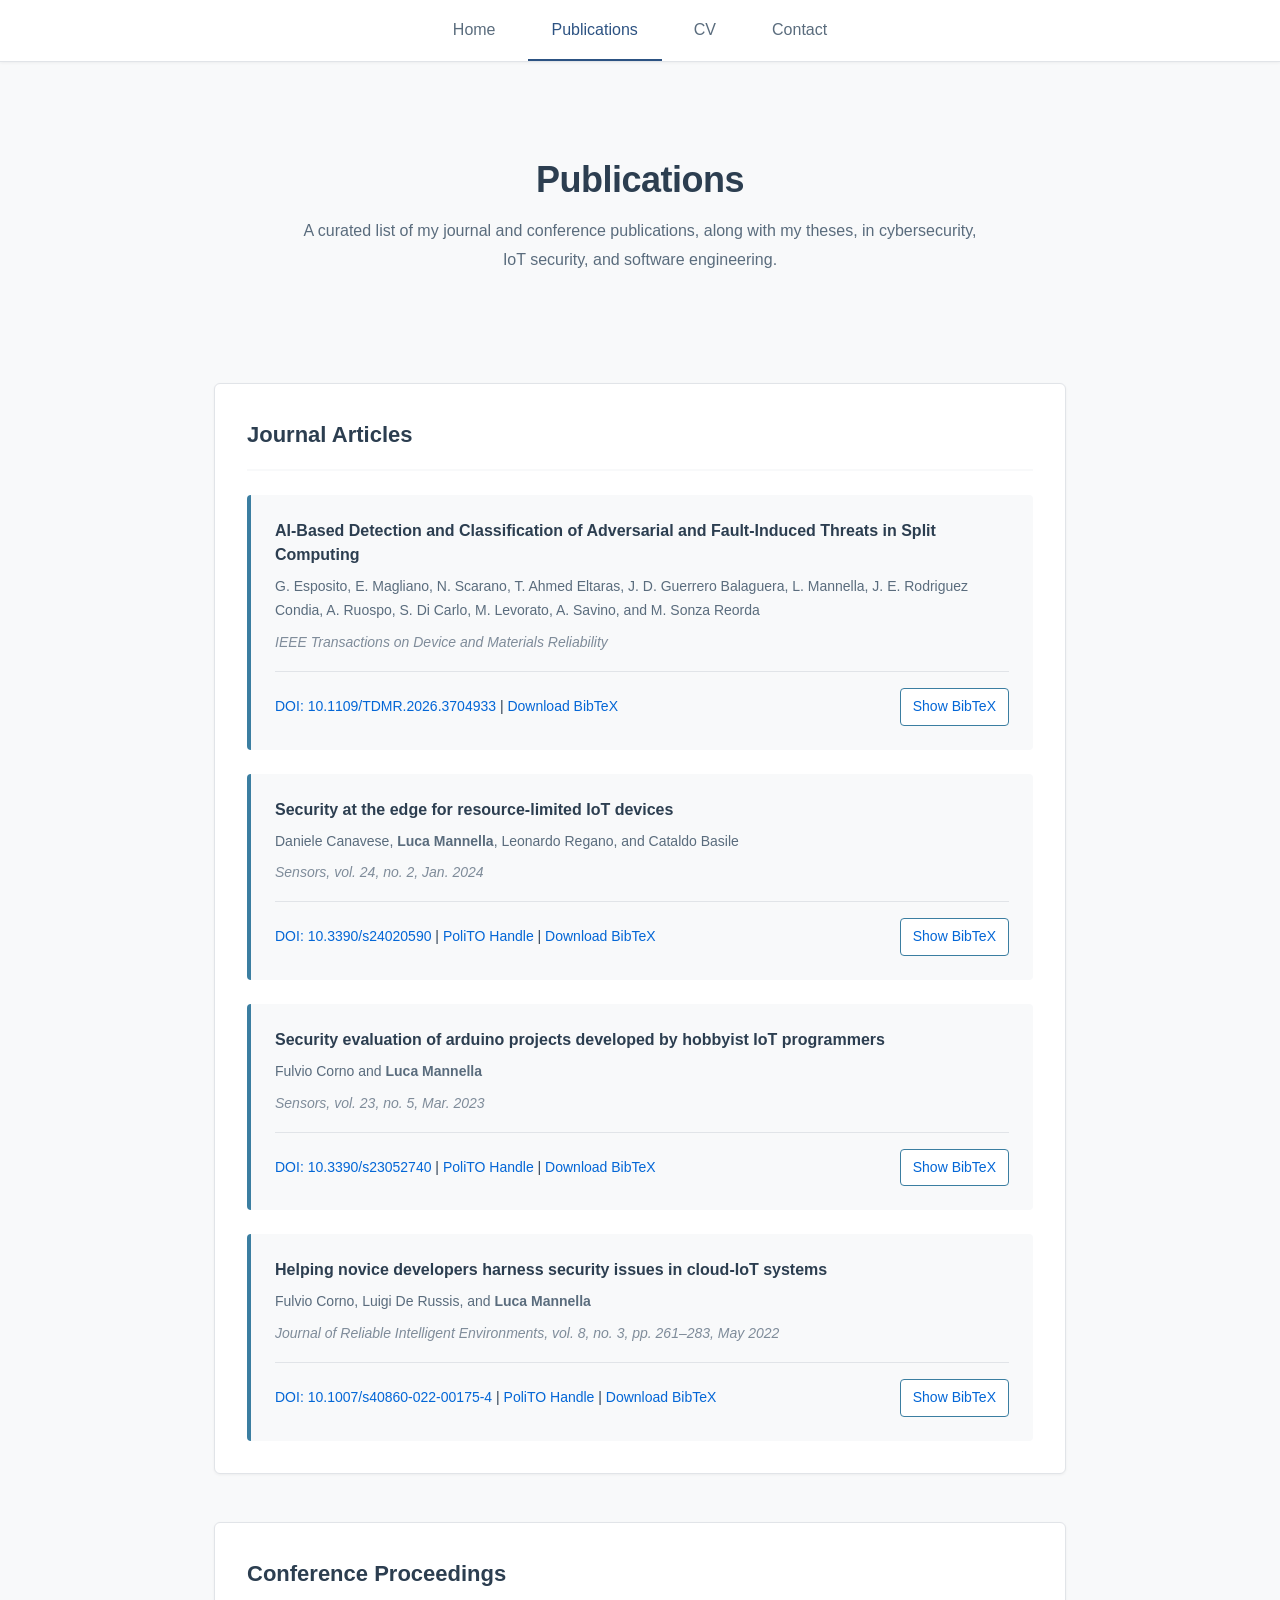
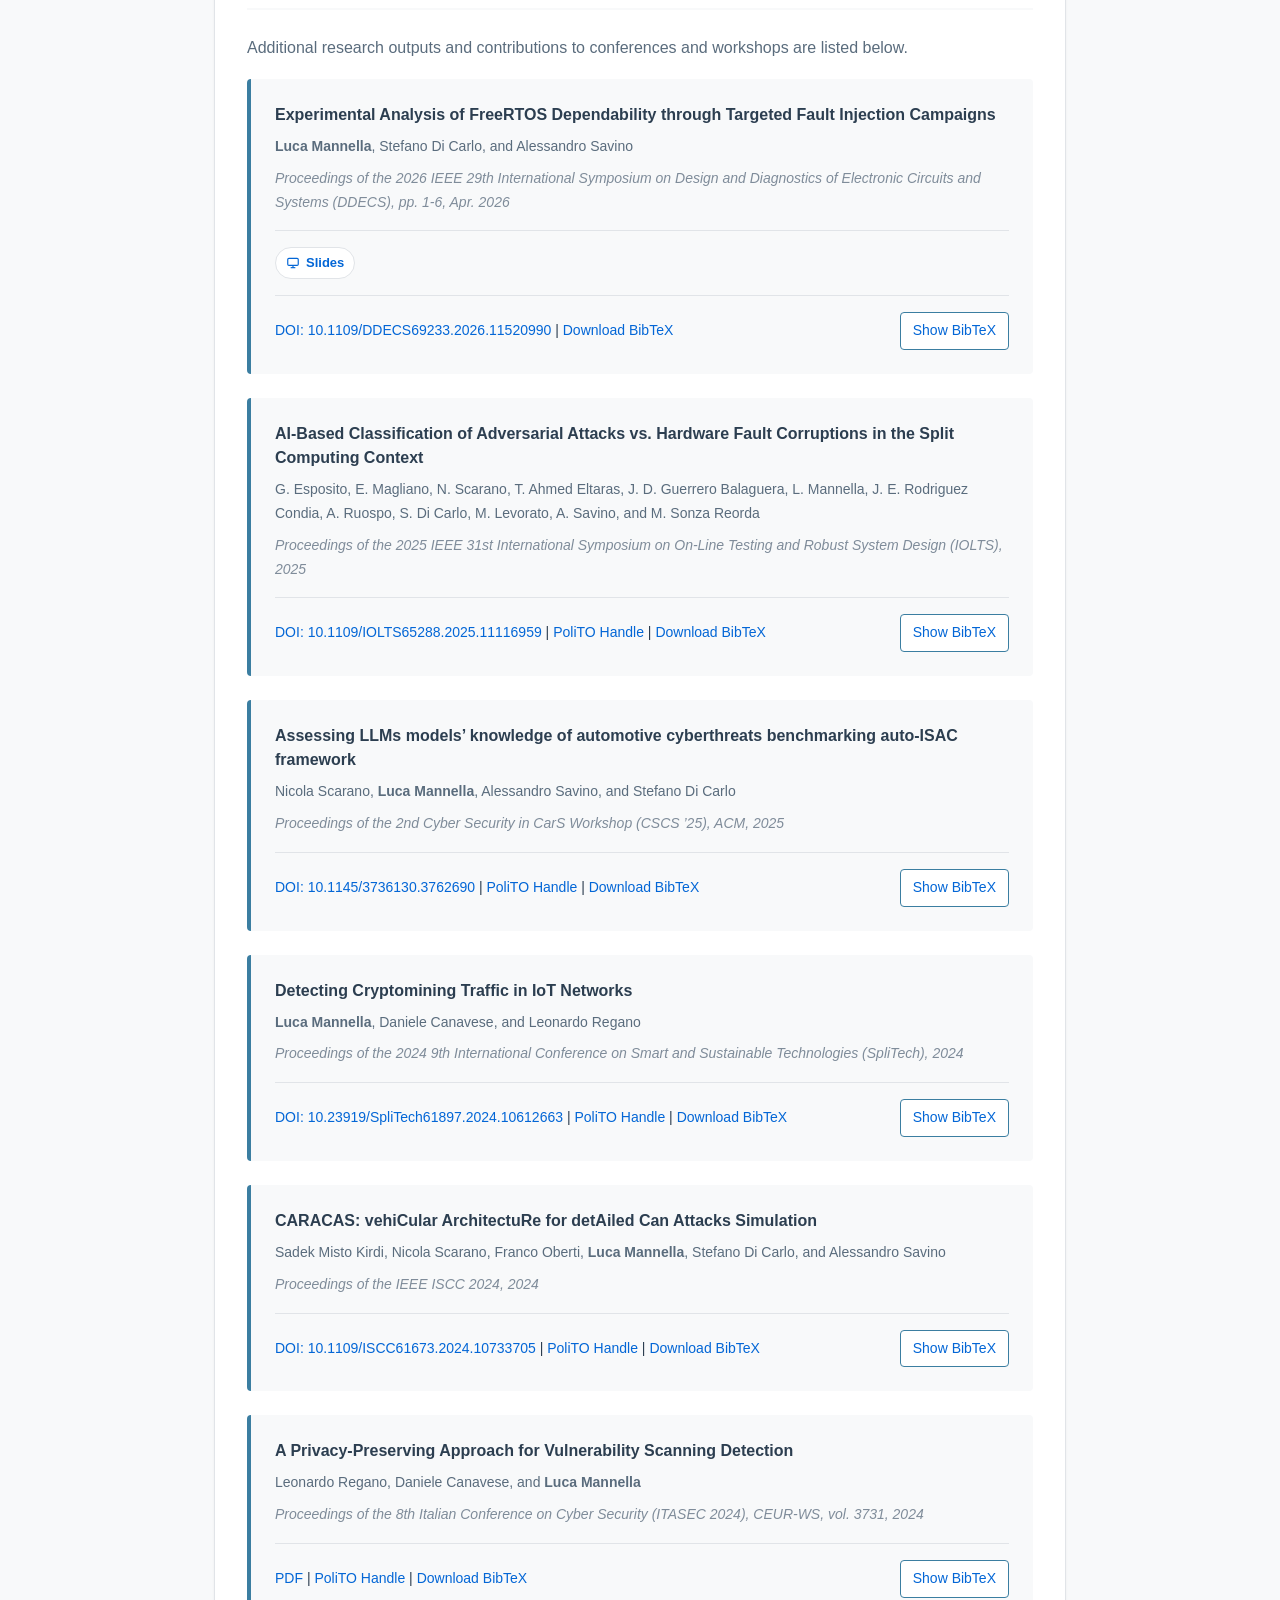
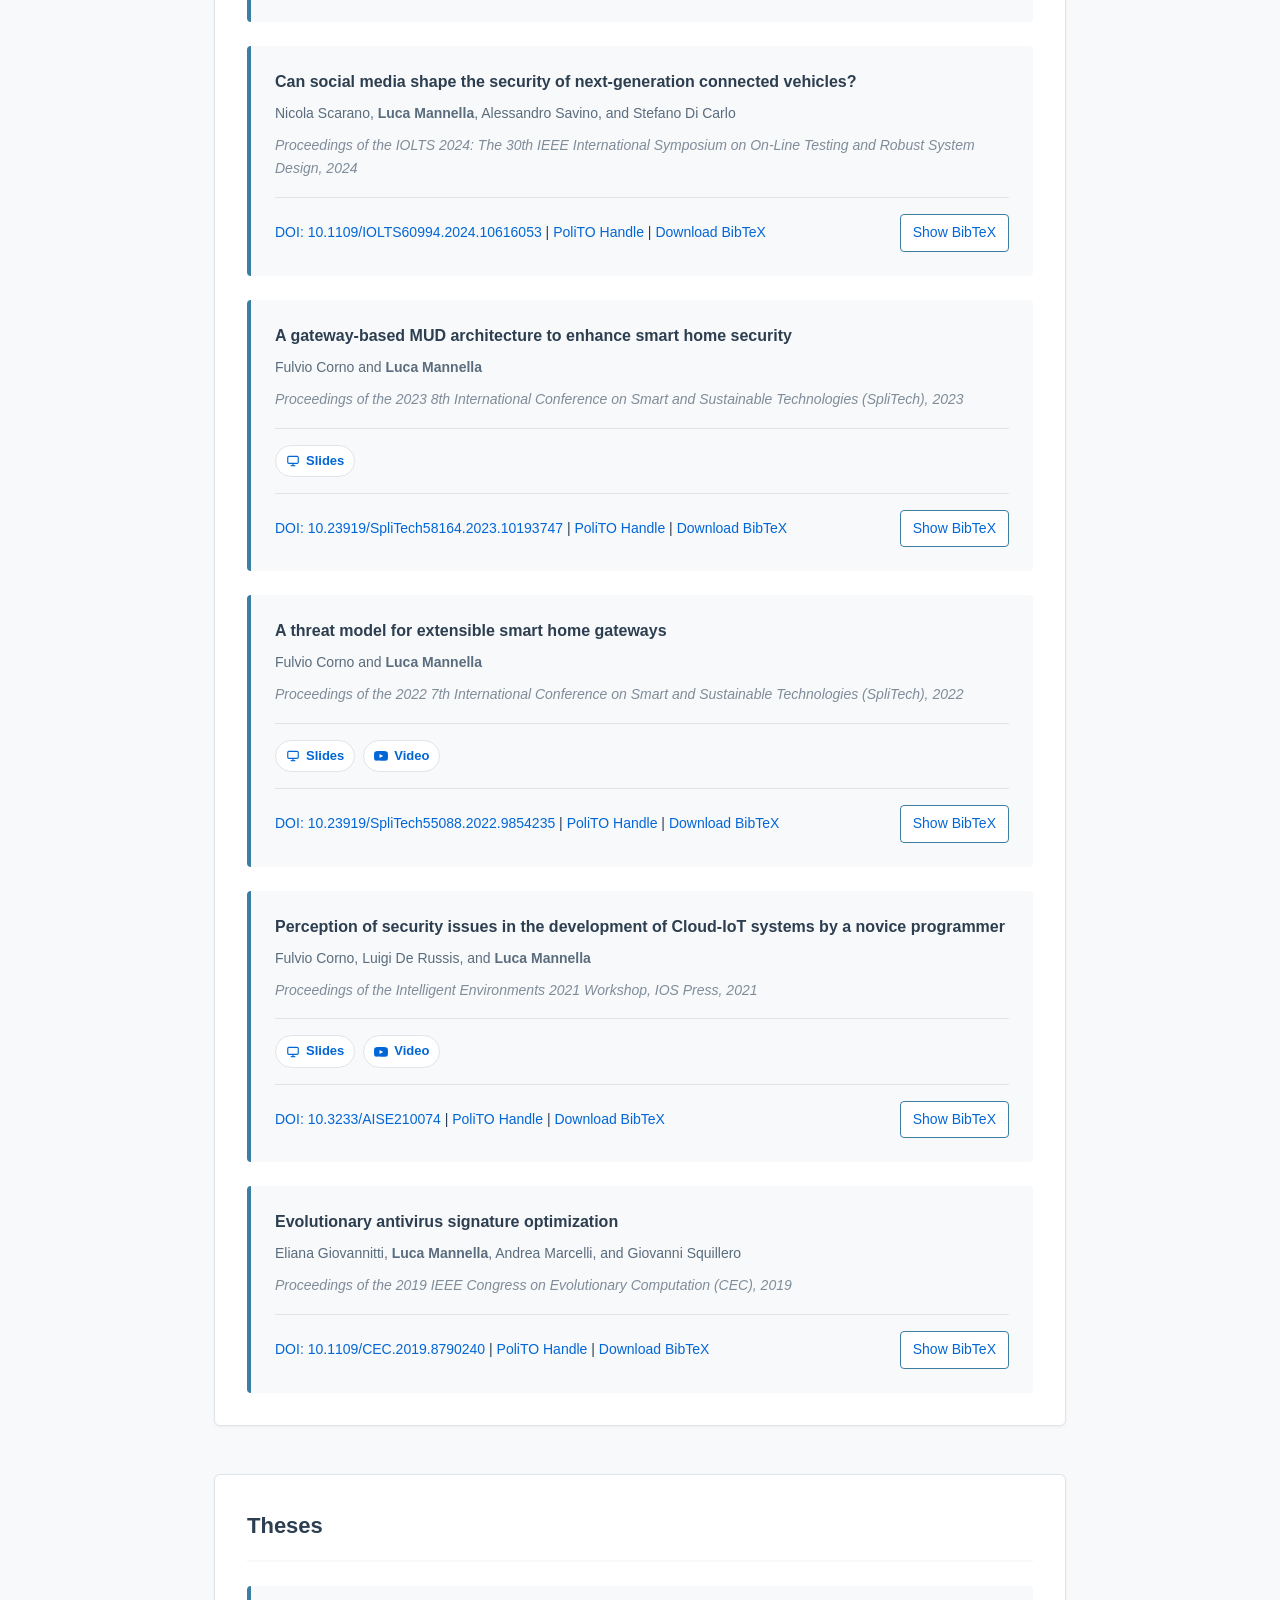
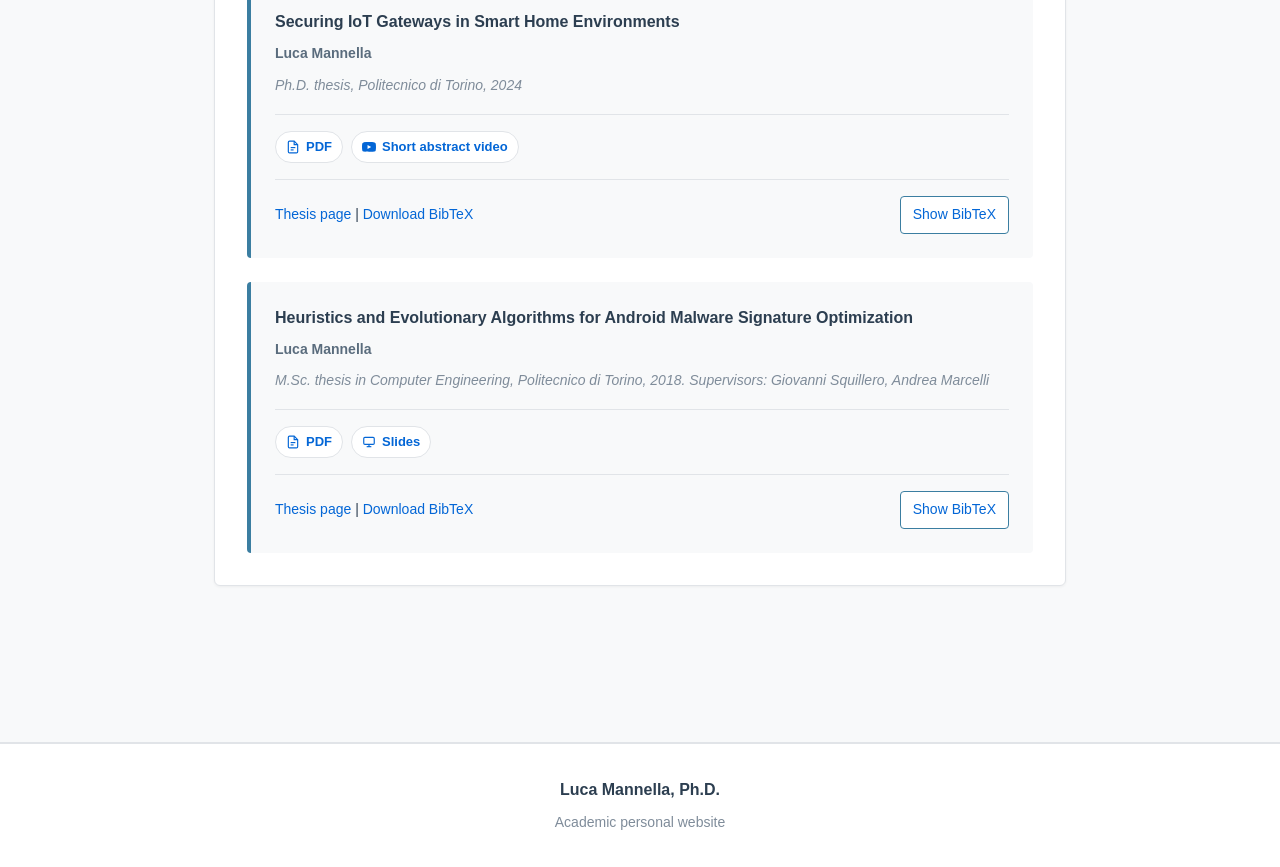
<file: publications.html>
<!DOCTYPE html>
<html lang="en">
<head>
    <meta charset="UTF-8">
    <meta name="viewport" content="width=device-width, initial-scale=1.0">
    <meta name="description" content="Peer-reviewed publications by Luca Mannella, with BibTeX and DOI links. Topics include IoT security, smart home security, and automotive cybersecurity.">
    <title>Publications — Luca Mannella</title>
    
    <!-- Open Graph / Social Media -->
    <meta property="og:type" content="website">
    <meta property="og:site_name" content="Luca Mannella">
    <meta property="og:title" content="Publications — Luca Mannella">
    <meta property="og:description" content="Peer-reviewed publications by Luca Mannella, with BibTeX and DOI links. Topics include IoT security, smart home security, and automotive cybersecurity.">
    <meta property="og:url" content="https://lucamannella.github.io/publications.html">
    
    <!-- Canonical URL -->
    <link rel="canonical" href="https://lucamannella.github.io/publications.html">
    
    <link rel="icon" type="image/svg+xml" href="assets/icons/favicon-lm-shield.svg">
    <link rel="stylesheet" href="style.css">
    <link rel="stylesheet" href="publications.css" media="print">
</head>
<body class="page-publications">
    <header>
        <nav>
            <ul>
                <li><a href="index.html">Home</a></li>
                <li><a href="publications.html" class="active">Publications</a></li>
                <li><a href="cv.html">CV</a></li>
                <li><a href="contact.html">Contact</a></li>
            </ul>
        </nav>
    </header>

    <main>
        <section class="hero">
            <h1>Publications</h1>
            <p class="introduction">
                A curated list of my journal and conference publications, along with my theses, in cybersecurity, IoT security, and software engineering.
            </p>
        </section>

        <section class="content-section">
            <h2>Journal Articles</h2>
            <div class="publication-list">
                <article class="publication">
                    <div class="pub-title">AI-Based Detection and Classification of Adversarial and Fault-Induced Threats in Split Computing</div>
                    <div class="pub-authors">G. Esposito, E. Magliano, N. Scarano, T. Ahmed Eltaras, J. D. Guerrero Balaguera, L. Mannella, J. E. Rodriguez Condia, A. Ruospo, S. Di Carlo, M. Levorato, A. Savino, and M. Sonza Reorda</div>
                    <div class="pub-venue"><em>IEEE Transactions on Device and Materials Reliability</em></div>
                    <div class="pub-doi">
                        <div class="pub-links">
                            <a href="https://doi.org/10.1109/TDMR.2026.3704933" title="DOI: 10.1109/TDMR.2026.3704933">DOI: 10.1109/TDMR.2026.3704933</a> |
                            <a href="assets/bibtex/2026-split-computing-threats.bib" title="Download BibTeX" target="_blank" rel="noopener noreferrer">Download BibTeX</a>
                        </div>
                        <a href="#" class="bibtex-toggle" data-bib="assets/bibtex/2026-split-computing-threats.bib" data-target="bib-split-computing-journal">Show BibTeX</a>
                    </div>
                    <div id="bib-split-computing-journal" class="bibtex-viewer"></div>
                </article>

                <article class="publication">
                    <div class="pub-title">Security at the edge for resource-limited IoT devices</div>
                    <div class="pub-authors">Daniele Canavese, <strong>Luca Mannella</strong>, Leonardo Regano, and Cataldo Basile</div>
                    <div class="pub-venue"><em>Sensors</em>, vol. 24, no. 2, Jan. 2024</div>
                    <div class="pub-doi">
                        <div class="pub-links">
                            <a href="https://doi.org/10.3390/s24020590" title="DOI: 10.3390/s24020590">DOI: 10.3390/s24020590</a> |
                            <a href="https://iris.polito.it/handle/11583/2985177" title="PoliTO handle">PoliTO Handle</a> |
                            <a href="assets/bibtex/2024-security-edge.bib" title="Download BibTeX" target="_blank" rel="noopener noreferrer">Download BibTeX</a>
                        </div>
                        <a href="#" class="bibtex-toggle" data-bib="assets/bibtex/2024-security-edge.bib" data-target="bib-1">Show BibTeX</a>
                    </div>
                    <div id="bib-1" class="bibtex-viewer"></div>
                </article>

                <article class="publication">
                    <div class="pub-title">Security evaluation of arduino projects developed by hobbyist IoT programmers</div>
                    <div class="pub-authors">Fulvio Corno and <strong>Luca Mannella</strong></div>
                    <div class="pub-venue"><em>Sensors</em>, vol. 23, no. 5, Mar. 2023</div>
                    <div class="pub-doi">
                        <div class="pub-links">
                            <a href="https://doi.org/10.3390/s23052740" title="DOI: 10.3390/s23052740">DOI: 10.3390/s23052740</a> |
                            <a href="https://iris.polito.it/handle/11583/2976611" title="PoliTO handle">PoliTO Handle</a> |
                            <a href="assets/bibtex/2023-arduino-security-evaluation.bib" title="Download BibTeX" target="_blank" rel="noopener noreferrer">Download BibTeX</a>
                        </div>
                        <a href="#" class="bibtex-toggle" data-bib="assets/bibtex/2023-arduino-security-evaluation.bib" data-target="bib-2">Show BibTeX</a>
                    </div>
                    <div id="bib-2" class="bibtex-viewer"></div>
                </article>

                <article class="publication">
                    <div class="pub-title">Helping novice developers harness security issues in cloud-IoT systems</div>
                    <div class="pub-authors">Fulvio Corno, Luigi De Russis, and <strong>Luca Mannella</strong></div>
                    <div class="pub-venue"><em>Journal of Reliable Intelligent Environments</em>, vol. 8, no. 3, pp. 261–283, May 2022</div>
                    <div class="pub-doi">
                        <div class="pub-links">
                            <a href="https://doi.org/10.1007/s40860-022-00175-4" title="DOI: 10.1007/s40860-022-00175-4">DOI: 10.1007/s40860-022-00175-4</a> |
                            <a href="https://iris.polito.it/handle/11583/2960962" title="PoliTO handle">PoliTO Handle</a> |
                            <a href="assets/bibtex/2022-novice-developers-cloud-iot.bib" title="Download BibTeX" target="_blank" rel="noopener noreferrer">Download BibTeX</a>
                        </div>
                        <a href="#" class="bibtex-toggle" data-bib="assets/bibtex/2022-novice-developers-cloud-iot.bib" data-target="bib-3">Show BibTeX</a>
                    </div>
                    <div id="bib-3" class="bibtex-viewer"></div>
                </article>
            </div>
        </section>

        <section class="content-section">
            <h2>Conference Proceedings</h2>
            <p>
                Additional research outputs and contributions to conferences and workshops are listed below.
            </p>
            <div class="publication-list">
                <article class="publication">
                    <div class="pub-title">Experimental Analysis of FreeRTOS Dependability through Targeted Fault Injection Campaigns</div>
                    <div class="pub-authors"><strong>Luca Mannella</strong>, Stefano Di Carlo, and Alessandro Savino</div>
                    <div class="pub-venue"><em>Proceedings of the 2026 IEEE 29th International Symposium on Design and Diagnostics of Electronic Circuits and Systems (DDECS)</em>, pp. 1-6, Apr. 2026</div>
                    <div class="pub-materials">
                        <a href="https://www.slideshare.net/slideshow/kronos-experimental-fault-injection-analysis-of-freertos-dependability-in-safety-critical-systems/287227919" class="pub-material-chip" title="Slides" target="_blank" rel="noopener noreferrer">
                            <svg viewBox="0 0 24 24" fill="none" stroke="currentColor" stroke-width="2" aria-hidden="true">
                                <rect x="3" y="4" width="18" height="12" rx="2"></rect>
                                <path d="M8 20h8"></path>
                                <path d="M12 16v4"></path>
                            </svg>
                            <span>Slides</span>
                        </a>
                    </div>
                    <div class="pub-doi">
                        <div class="pub-links">
                            <a href="https://doi.org/10.1109/DDECS69233.2026.11520990" title="DOI: 10.1109/DDECS69233.2026.11520990" target="_blank" rel="noopener noreferrer">DOI: 10.1109/DDECS69233.2026.11520990</a> |
                            <a href="assets/bibtex/2026-freertos-fault-injection.bib" title="Download BibTeX" target="_blank" rel="noopener noreferrer">Download BibTeX</a>
                        </div>
                        <a href="#" class="bibtex-toggle" data-bib="assets/bibtex/2026-freertos-fault-injection.bib" data-target="bib-16">Show BibTeX</a>
                    </div>
                    <div id="bib-16" class="bibtex-viewer"></div>
                </article>

                <article class="publication">
                    <div class="pub-title">AI-Based Classification of Adversarial Attacks vs. Hardware Fault Corruptions in the Split Computing Context</div>
                    <div class="pub-authors">G. Esposito, E. Magliano, N. Scarano, T. Ahmed Eltaras, J. D. Guerrero Balaguera, L. Mannella, J. E. Rodriguez Condia, A. Ruospo, S. Di Carlo, M. Levorato, A. Savino, and M. Sonza Reorda</div>
                    <div class="pub-venue">Proceedings of the 2025 IEEE 31st International Symposium on On-Line Testing and Robust System Design (IOLTS), 2025</div>
                    <div class="pub-doi">
                        <div class="pub-links">
                            <a href="https://doi.org/10.1109/IOLTS65288.2025.11116959" title="DOI: 10.1109/IOLTS65288.2025.11116959">DOI: 10.1109/IOLTS65288.2025.11116959</a> |
                            <a href="https://iris.polito.it/handle/11583/3003794" title="PoliTO handle">PoliTO Handle</a> |
                            <a href="assets/bibtex/2025-SplitComputing.bib" title="Download BibTeX" target="_blank" rel="noopener noreferrer">Download BibTeX</a>
                        </div>
                        <a href="#" class="bibtex-toggle" data-bib="assets/bibtex/2025-SplitComputing.bib" data-target="bib-4">Show BibTeX</a>
                    </div>
                    <div id="bib-4" class="bibtex-viewer"></div>
                </article>

                <article class="publication">
                    <div class="pub-title">Assessing LLMs models’ knowledge of automotive cyberthreats benchmarking auto-ISAC framework</div>
                    <div class="pub-authors">Nicola Scarano, <strong>Luca Mannella</strong>, Alessandro Savino, and Stefano Di Carlo</div>
                    <div class="pub-venue">Proceedings of the 2nd Cyber Security in CarS Workshop (CSCS ’25), ACM, 2025</div>
                    <div class="pub-doi">
                        <div class="pub-links">
                            <a href="https://doi.org/10.1145/3736130.3762690" title="DOI: 10.1145/3736130.3762690">DOI: 10.1145/3736130.3762690</a> |
                            <a href="https://iris.polito.it/handle/11583/3004901" title="PoliTO handle">PoliTO Handle</a> |
                            <a href="assets/bibtex/2025-llm-auto-isac-assessment.bib" title="Download BibTeX" target="_blank" rel="noopener noreferrer">Download BibTeX</a>
                        </div>
                        <a href="#" class="bibtex-toggle" data-bib="assets/bibtex/2025-llm-auto-isac-assessment.bib" data-target="bib-5">Show BibTeX</a>
                    </div>
                    <div id="bib-5" class="bibtex-viewer"></div>
                </article>

                <article class="publication">
                    <div class="pub-title">Detecting Cryptomining Traffic in IoT Networks</div>
                    <div class="pub-authors"><strong>Luca Mannella</strong>, Daniele Canavese, and Leonardo Regano</div>
                    <div class="pub-venue">Proceedings of the 2024 9th International Conference on Smart and Sustainable Technologies (SpliTech), 2024</div>
                    <div class="pub-doi">
                        <div class="pub-links">
                            <a href="https://doi.org/10.23919/SpliTech61897.2024.10612663" title="DOI: 10.23919/SpliTech61897.2024.10612663">DOI: 10.23919/SpliTech61897.2024.10612663</a> |
                            <a href="https://iris.polito.it/handle/11583/2988213" title="PoliTO handle">PoliTO Handle</a> |
                            <a href="assets/bibtex/2024-cryptomining-iot-networks.bib" title="Download BibTeX" target="_blank" rel="noopener noreferrer">Download BibTeX</a>
                        </div>
                        <a href="#" class="bibtex-toggle" data-bib="assets/bibtex/2024-cryptomining-iot-networks.bib" data-target="bib-6">Show BibTeX</a>
                    </div>
                    <div id="bib-6" class="bibtex-viewer"></div>
                </article>

                <article class="publication">
                    <div class="pub-title">CARACAS: vehiCular ArchitectuRe for detAiled Can Attacks Simulation</div>
                    <div class="pub-authors">Sadek Misto Kirdi, Nicola Scarano, Franco Oberti, <strong>Luca Mannella</strong>, Stefano Di Carlo, and Alessandro Savino</div>
                    <div class="pub-venue">Proceedings of the IEEE ISCC 2024, 2024</div>
                    <div class="pub-doi">
                        <div class="pub-links">
                            <a href="https://doi.org/10.1109/ISCC61673.2024.10733705" title="DOI: 10.1109/ISCC61673.2024.10733705">DOI: 10.1109/ISCC61673.2024.10733705</a> |
                            <a href="https://iris.polito.it/handle/11583/2995722" title="PoliTO handle">PoliTO Handle</a> |
                            <a href="assets/bibtex/2024-caracas.bib" title="Download BibTeX" target="_blank" rel="noopener noreferrer">Download BibTeX</a>
                        </div>
                        <a href="#" class="bibtex-toggle" data-bib="assets/bibtex/2024-caracas.bib" data-target="bib-7">Show BibTeX</a>
                    </div>
                    <div id="bib-7" class="bibtex-viewer"></div>
                </article>

                <article class="publication">
                    <div class="pub-title">A Privacy-Preserving Approach for Vulnerability Scanning Detection</div>
                    <div class="pub-authors">Leonardo Regano, Daniele Canavese, and <strong>Luca Mannella</strong></div>
                    <div class="pub-venue">Proceedings of the 8th Italian Conference on Cyber Security (ITASEC 2024), CEUR-WS, vol. 3731, 2024</div>
                    <div class="pub-doi">
                        <div class="pub-links">
                            <a href="https://ceur-ws.org/Vol-3731/paper44.pdf" title="PDF">PDF</a> |
                            <a href="https://iris.polito.it/handle/11583/2988122" title="PoliTO handle">PoliTO Handle</a> |
                            <a href="assets/bibtex/2024-privacy-vulnerability-scanning.bib" title="Download BibTeX" target="_blank" rel="noopener noreferrer">Download BibTeX</a>
                        </div>
                        <a href="#" class="bibtex-toggle" data-bib="assets/bibtex/2024-privacy-vulnerability-scanning.bib" data-target="bib-8">Show BibTeX</a>
                    </div>
                    <div id="bib-8" class="bibtex-viewer"></div>
                </article>

                <article class="publication">
                    <div class="pub-title">Can social media shape the security of next-generation connected vehicles?</div>
                    <div class="pub-authors">Nicola Scarano, <strong>Luca Mannella</strong>, Alessandro Savino, and Stefano Di Carlo</div>
                    <div class="pub-venue">Proceedings of the IOLTS 2024: The 30th IEEE International Symposium on On-Line Testing and Robust System Design, 2024</div>
                    <div class="pub-doi">
                        <div class="pub-links">
                            <a href="https://doi.org/10.1109/IOLTS60994.2024.10616053" title="DOI: 10.1109/IOLTS60994.2024.10616053">DOI: 10.1109/IOLTS60994.2024.10616053</a> |
                            <a href="https://iris.polito.it/handle/11583/2993131" title="PoliTO handle">PoliTO Handle</a> |
                            <a href="assets/bibtex/2024-SOCMATI-1.bib" title="Download BibTeX" target="_blank" rel="noopener noreferrer">Download BibTeX</a>
                        </div>
                        <a href="#" class="bibtex-toggle" data-bib="assets/bibtex/2024-SOCMATI-1.bib" data-target="bib-9">Show BibTeX</a>
                    </div>
                    <div id="bib-9" class="bibtex-viewer"></div>
                </article>

                <article class="publication">
                    <div class="pub-title">A gateway-based MUD architecture to enhance smart home security</div>
                    <div class="pub-authors">Fulvio Corno and <strong>Luca Mannella</strong></div>
                    <div class="pub-venue">Proceedings of the 2023 8th International Conference on Smart and Sustainable Technologies (SpliTech), 2023</div>
                    <div class="pub-materials">
                        <a href="https://www.slideshare.net/slideshow/a-gateway-based-mud-architecture-to-enhance-smart-home-security/258931466" class="pub-material-chip" title="Slides" target="_blank" rel="noopener noreferrer">
                            <svg viewBox="0 0 24 24" fill="none" stroke="currentColor" stroke-width="2" aria-hidden="true">
                                <rect x="3" y="4" width="18" height="12" rx="2"></rect>
                                <path d="M8 20h8"></path>
                                <path d="M12 16v4"></path>
                            </svg>
                            <span>Slides</span>
                        </a>
                    </div>
                    <div class="pub-doi">
                        <div class="pub-links">
                            <a href="https://doi.org/10.23919/SpliTech58164.2023.10193747" title="DOI: 10.23919/SpliTech58164.2023.10193747">DOI: 10.23919/SpliTech58164.2023.10193747</a> |
                            <a href="https://iris.polito.it/handle/11583/2978408" title="PoliTO handle">PoliTO Handle</a> |
                            <a href="assets/bibtex/2023-MUD-SHG.bib" title="Download BibTeX" target="_blank" rel="noopener noreferrer">Download BibTeX</a>
                        </div>
                        <a href="#" class="bibtex-toggle" data-bib="assets/bibtex/2023-MUD-SHG.bib" data-target="bib-10">Show BibTeX</a>
                    </div>
                    <div id="bib-10" class="bibtex-viewer"></div>
                </article>

                <article class="publication">
                    <div class="pub-title">A threat model for extensible smart home gateways</div>
                    <div class="pub-authors">Fulvio Corno and <strong>Luca Mannella</strong></div>
                    <div class="pub-venue">Proceedings of the 2022 7th International Conference on Smart and Sustainable Technologies (SpliTech), 2022</div>
                    <div class="pub-materials">
                        <a href="https://www.slideshare.net/slideshow/a-threat-model-for-extensible-smart-home-gateways/252160627" class="pub-material-chip" title="Slides" target="_blank" rel="noopener noreferrer">
                            <svg viewBox="0 0 24 24" fill="none" stroke="currentColor" stroke-width="2" aria-hidden="true">
                                <rect x="3" y="4" width="18" height="12" rx="2"></rect>
                                <path d="M8 20h8"></path>
                                <path d="M12 16v4"></path>
                            </svg>
                            <span>Slides</span>
                        </a>
                        <a href="https://youtu.be/Hczqbm3rWSE?si=_q26EfvZG6ibMcvr" class="pub-material-chip" title="Video" target="_blank" rel="noopener noreferrer">
                            <svg viewBox="0 0 24 24" fill="currentColor" aria-hidden="true">
                                <path d="M23.5 6.2a3 3 0 0 0-2.1-2.1C19.5 3.5 12 3.5 12 3.5s-7.5 0-9.4.6A3 3 0 0 0 .5 6.2 31.2 31.2 0 0 0 0 12c0 2 .2 4 .5 5.8a3 3 0 0 0 2.1 2.1c1.9.6 9.4.6 9.4.6s7.5 0 9.4-.6a3 3 0 0 0 2.1-2.1c.3-1.8.5-3.8.5-5.8s-.2-4-.5-5.8ZM9.5 15.6V8.4L15.8 12l-6.3 3.6Z"></path>
                            </svg>
                            <span>Video</span>
                        </a>
                    </div>
                    <div class="pub-doi">
                        <div class="pub-links">
                            <a href="https://doi.org/10.23919/SpliTech55088.2022.9854235" title="DOI: 10.23919/SpliTech55088.2022.9854235">DOI: 10.23919/SpliTech55088.2022.9854235</a> |
                            <a href="https://iris.polito.it/handle/11583/2963822" title="PoliTO handle">PoliTO Handle</a> |
                            <a href="assets/bibtex/2022-TM-SHG.bib" title="Download BibTeX" target="_blank" rel="noopener noreferrer">Download BibTeX</a>
                        </div>
                        <a href="#" class="bibtex-toggle" data-bib="assets/bibtex/2022-TM-SHG.bib" data-target="bib-11">Show BibTeX</a>
                    </div>
                    <div id="bib-11" class="bibtex-viewer"></div>
                </article>

                <article class="publication">
                    <div class="pub-title">Perception of security issues in the development of Cloud-IoT systems by a novice programmer</div>
                    <div class="pub-authors">Fulvio Corno, Luigi De Russis, and <strong>Luca Mannella</strong></div>
                    <div class="pub-venue">Proceedings of the Intelligent Environments 2021 Workshop, IOS Press, 2021</div>
                    <div class="pub-materials">
                        <a href="https://www.slideshare.net/slideshow/perception-of-security-issues-in-the-development-of-cloudiot-systems-by-a-novice-programmer-249465898/249465898" class="pub-material-chip" title="Slides" target="_blank" rel="noopener noreferrer">
                            <svg viewBox="0 0 24 24" fill="none" stroke="currentColor" stroke-width="2" aria-hidden="true">
                                <rect x="3" y="4" width="18" height="12" rx="2"></rect>
                                <path d="M8 20h8"></path>
                                <path d="M12 16v4"></path>
                            </svg>
                            <span>Slides</span>
                        </a>
                        <a href="https://youtu.be/ls5iwGTdxug?si=wixitSDE5PobO89o" class="pub-material-chip" title="Video" target="_blank" rel="noopener noreferrer">
                            <svg viewBox="0 0 24 24" fill="currentColor" aria-hidden="true">
                                <path d="M23.5 6.2a3 3 0 0 0-2.1-2.1C19.5 3.5 12 3.5 12 3.5s-7.5 0-9.4.6A3 3 0 0 0 .5 6.2 31.2 31.2 0 0 0 0 12c0 2 .2 4 .5 5.8a3 3 0 0 0 2.1 2.1c1.9.6 9.4.6 9.4.6s7.5 0 9.4-.6a3 3 0 0 0 2.1-2.1c.3-1.8.5-3.8.5-5.8s-.2-4-.5-5.8ZM9.5 15.6V8.4L15.8 12l-6.3 3.6Z"></path>
                            </svg>
                            <span>Video</span>
                        </a>
                    </div>
                    <div class="pub-doi">
                        <div class="pub-links">
                            <a href="https://doi.org/10.3233/AISE210074" title="DOI: 10.3233/AISE210074">DOI: 10.3233/AISE210074</a> |
                            <a href="https://iris.polito.it/handle/11583/2895032" title="PoliTO handle">PoliTO Handle</a> |
                            <a href="assets/bibtex/2021-perception-security-cloud-iot.bib" title="Download BibTeX" target="_blank" rel="noopener noreferrer">Download BibTeX</a>
                        </div>
                        <a href="#" class="bibtex-toggle" data-bib="assets/bibtex/2021-perception-security-cloud-iot.bib" data-target="bib-12">Show BibTeX</a>
                    </div>
                    <div id="bib-12" class="bibtex-viewer"></div>
                </article>

                <article class="publication">
                    <div class="pub-title">Evolutionary antivirus signature optimization</div>
                    <div class="pub-authors">Eliana Giovannitti, <strong>Luca Mannella</strong>, Andrea Marcelli, and Giovanni Squillero</div>
                    <div class="pub-venue">Proceedings of the 2019 IEEE Congress on Evolutionary Computation (CEC), 2019</div>
                    <div class="pub-doi">
                        <div class="pub-links">
                            <a href="https://doi.org/10.1109/CEC.2019.8790240" title="DOI: 10.1109/CEC.2019.8790240">DOI: 10.1109/CEC.2019.8790240</a> |
                            <a href="https://iris.polito.it/handle/11583/2743672" title="PoliTO handle">PoliTO Handle</a> |
                            <a href="assets/bibtex/2019-evolutionary-antivirus-optimization.bib" title="Download BibTeX" target="_blank" rel="noopener noreferrer">Download BibTeX</a>
                        </div>
                        <a href="#" class="bibtex-toggle" data-bib="assets/bibtex/2019-evolutionary-antivirus-optimization.bib" data-target="bib-13">Show BibTeX</a>
                    </div>
                    <div id="bib-13" class="bibtex-viewer"></div>
                </article>
            </div>
        </section>

        <section class="content-section">
            <h2>Theses</h2>
            <div class="publication-list">
                <article class="publication">
                    <div class="pub-title">Securing IoT Gateways in Smart Home Environments</div>
                    <div class="pub-authors"><strong>Luca Mannella</strong></div>
                    <div class="pub-venue">Ph.D. thesis, Politecnico di Torino, 2024</div>
                    <div class="pub-materials">
                        <a href="https://tesidottorato.depositolegale.it/bitstream/20.500.14242/170914/11/2024-10-14-PhD_Thesis-Luca_Mannella.pdf" class="pub-material-chip" title="PDF" target="_blank" rel="noopener noreferrer">
                            <svg viewBox="0 0 24 24" fill="none" stroke="currentColor" stroke-width="2" aria-hidden="true">
                                <path d="M14 2H6a2 2 0 0 0-2 2v16a2 2 0 0 0 2 2h12a2 2 0 0 0 2-2V8z"></path>
                                <path d="M14 2v6h6"></path>
                                <path d="M8 13h8"></path>
                                <path d="M8 17h5"></path>
                            </svg>
                            <span>PDF</span>
                        </a>
                        <a href="https://youtu.be/JxSyj77fhYc?si=Y1QXVeiFZG8DBH7c" class="pub-material-chip" title="Short abstract video of selected Ph.D. activities" target="_blank" rel="noopener noreferrer">
                            <svg viewBox="0 0 24 24" fill="currentColor" aria-hidden="true">
                                <path d="M23.5 6.2a3 3 0 0 0-2.1-2.1C19.5 3.5 12 3.5 12 3.5s-7.5 0-9.4.6A3 3 0 0 0 .5 6.2 31.2 31.2 0 0 0 0 12c0 2 .2 4 .5 5.8a3 3 0 0 0 2.1 2.1c1.9.6 9.4.6 9.4.6s7.5 0 9.4-.6a3 3 0 0 0 2.1-2.1c.3-1.8.5-3.8.5-5.8s-.2-4-.5-5.8ZM9.5 15.6V8.4L15.8 12l-6.3 3.6Z"></path>
                            </svg>
                            <span>Short abstract video</span>
                        </a>
                    </div>
                    <div class="pub-doi">
                        <div class="pub-links">
                            <a href="https://tesidottorato.depositolegale.it/handle/20.500.14242/170914" title="Thesis page">Thesis page</a> |
                            <a href="assets/bibtex/2024-PhD-thesis.bib" title="Download BibTeX" target="_blank" rel="noopener noreferrer">Download BibTeX</a>
                        </div>
                        <a href="#" class="bibtex-toggle" data-bib="assets/bibtex/2024-PhD-thesis.bib" data-target="bib-14">Show BibTeX</a>
                    </div>
                    <div id="bib-14" class="bibtex-viewer"></div>
                </article>

                <article class="publication">
                    <div class="pub-title">Heuristics and Evolutionary Algorithms for Android Malware Signature Optimization</div>
                    <div class="pub-authors"><strong>Luca Mannella</strong></div>
                    <div class="pub-venue">M.Sc. thesis in Computer Engineering, Politecnico di Torino, 2018. Supervisors: Giovanni Squillero, Andrea Marcelli</div>
                    <div class="pub-materials">
                        <a href="https://webthesis.biblio.polito.it/7484/1/tesi.pdf" class="pub-material-chip" title="PDF" target="_blank" rel="noopener noreferrer">
                            <svg viewBox="0 0 24 24" fill="none" stroke="currentColor" stroke-width="2" aria-hidden="true">
                                <path d="M14 2H6a2 2 0 0 0-2 2v16a2 2 0 0 0 2 2h12a2 2 0 0 0 2-2V8z"></path>
                                <path d="M14 2v6h6"></path>
                                <path d="M8 13h8"></path>
                                <path d="M8 17h5"></path>
                            </svg>
                            <span>PDF</span>
                        </a>
                        <a href="https://www.slideshare.net/slideshow/heuristics-and-evolutionary-algorithms-for-optimizing-android-malware-signatures/287227663" class="pub-material-chip" title="Slides" target="_blank" rel="noopener noreferrer">
                            <svg viewBox="0 0 24 24" fill="none" stroke="currentColor" stroke-width="2" aria-hidden="true">
                                <rect x="3" y="4" width="18" height="12" rx="2"></rect>
                                <path d="M8 20h8"></path>
                                <path d="M12 16v4"></path>
                            </svg>
                            <span>Slides</span>
                        </a>
                    </div>
                    <div class="pub-doi">
                        <div class="pub-links">
                            <a href="https://webthesis.biblio.polito.it/7484/" title="Thesis page">Thesis page</a> |
                            <a href="assets/bibtex/2018-MSc-thesis.bib" title="Download BibTeX" target="_blank" rel="noopener noreferrer">Download BibTeX</a>
                        </div>
                        <a href="#" class="bibtex-toggle" data-bib="assets/bibtex/2018-MSc-thesis.bib" data-target="bib-15">Show BibTeX</a>
                    </div>
                    <div id="bib-15" class="bibtex-viewer"></div>
                </article>
            </div>
        </section>
    </main>

    <footer>
        <p class="footer-name">Luca Mannella, Ph.D.</p>
        <p class="footer-tagline">Academic personal website</p>
    </footer>

    <script src="publications.js"></script>
</body>
</html>
</file>
<file: style.css>
/* =====================
   CSS Variables
   ===================== */
:root {
    /* Colors */
    --color-text: #2c3e50;
    --color-text-light: #5a6c7d;
    --color-text-meta: #7f8c9a;
    --color-bg: #ffffff;
    --color-bg-alt: #f8f9fa;
    --color-border: #e1e4e8;
    --color-border-accent: #3b7ea1;
    --color-accent: #2c5282;
    --color-link: #0366d6;
    
    /* Spacing */
    --spacing-xs: 8px;
    --spacing-sm: 16px;
    --spacing-md: 24px;
    --spacing-lg: 32px;
    --spacing-xl: 48px;
    --spacing-section: 60px;
    
    /* Typography */
    --font-size-xs: 13px;
    --font-size-sm: 14px;
    --font-size-base: 16px;
    --font-size-lg: 18px;
    --font-size-xl: 22px;
    --font-size-2xl: 28px;
    --font-size-3xl: 36px;
    
    /* Container */
    --container-width: 900px;
    --sticky-header-height: 56px;
    --page-nav-height: 52px;
}

/* =====================
   General Styles
   ===================== */
* {
    margin: 0;
    padding: 0;
    box-sizing: border-box;
}

html {
    scroll-behavior: smooth;
    scroll-padding-top: calc(var(--sticky-header-height) + var(--page-nav-height) + var(--spacing-lg) + 2px);
}

body {
    font-family: -apple-system, BlinkMacSystemFont, 'Segoe UI', 'Helvetica Neue', 'Arial', sans-serif;
    line-height: 1.7;
    color: var(--color-text);
    background-color: var(--color-bg-alt);
    font-size: var(--font-size-base);
}

/* =====================
   Header & Navigation
   ===================== */
header {
    background-color: var(--color-bg);
    border-bottom: 1px solid var(--color-border);
    position: sticky;
    top: 0;
    z-index: 100;
    box-shadow: 0 1px 3px rgba(0, 0, 0, 0.05);
}

nav {
    max-width: var(--container-width);
    margin: 0 auto;
    padding: 0 var(--spacing-md);
}

nav ul {
    list-style: none;
    display: flex;
    justify-content: center;
    flex-wrap: wrap;
    gap: var(--spacing-xs);
}

nav a {
    display: block;
    padding: var(--spacing-sm) var(--spacing-md);
    text-decoration: none;
    color: var(--color-text-light);
    font-weight: 500;
    font-size: var(--font-size-base);
    transition: color 0.2s ease, border-color 0.2s ease;
    border-bottom: 2px solid transparent;
}

nav a:hover {
    color: var(--color-text);
}

nav a.active {
    color: var(--color-accent);
    border-bottom-color: var(--color-accent);
}

/* =====================
   Main Content & Container
   ===================== */
main {
    max-width: var(--container-width);
    margin: 0 auto;
    padding: var(--spacing-xl) var(--spacing-md);
}

.container {
    max-width: var(--container-width);
    margin: 0 auto;
    padding: 0 var(--spacing-md);
}

/* Hero Section */
.hero {
    text-align: center;
    padding: var(--spacing-xl) 0;
    margin-bottom: var(--spacing-section);
}

.hero h1 {
    font-size: var(--font-size-3xl);
    margin-bottom: var(--spacing-sm);
    font-weight: 700;
    letter-spacing: -0.5px;
    color: var(--color-text);
    line-height: 1.2;
}

.page-nav {
    position: sticky;
    top: var(--sticky-header-height);
    z-index: 50;
    display: flex;
    flex-wrap: nowrap;
    justify-content: center;
    gap: var(--spacing-xs);
    max-width: var(--container-width);
    margin: 0 auto var(--spacing-md);
    margin-left: auto;
    margin-right: auto;
    padding: 6px var(--spacing-md);
    overflow-x: auto;
    -webkit-overflow-scrolling: touch;
    scrollbar-width: thin;
    background-color: var(--color-bg);
    border-bottom: 1px solid var(--color-border);
}

.page-nav a {
    display: inline-block;
    white-space: nowrap;
    text-decoration: none;
    color: var(--color-text-light);
    font-size: var(--font-size-sm);
    font-weight: 500;
    padding: 10px 14px;
    border-bottom: 2px solid transparent;
    transition: color 0.2s ease, border-bottom-color 0.2s ease;
}

.page-nav a:hover,
.page-nav a:focus {
    color: var(--color-text);
    border-bottom-color: var(--color-accent);
    outline: none;
}

.subtitle {
    font-size: var(--font-size-lg);
    color: var(--color-text-light);
    margin-bottom: var(--spacing-lg);
    font-weight: 400;
    line-height: 1.5;
}

.introduction {
    font-size: var(--font-size-base);
    color: var(--color-text-light);
    max-width: 700px;
    margin: 0 auto;
    line-height: 1.8;
}

/* Page Header (for non-home pages) */
.page-header {
    text-align: center;
    padding: var(--spacing-lg) 0;
    margin-bottom: var(--spacing-lg);
}

.page-header h1 {
    font-size: var(--font-size-2xl);
    font-weight: 700;
    color: var(--color-text);
    margin-bottom: var(--spacing-sm);
}

/* Content Sections */
.section,
.content-section {
    margin-bottom: var(--spacing-xl);
    padding: var(--spacing-lg);
    background-color: var(--color-bg);
    border: 1px solid var(--color-border);
    border-radius: 6px;
    box-shadow: 0 1px 3px rgba(0, 0, 0, 0.05);
}

.section h2,
.content-section h2 {
    font-size: var(--font-size-xl);
    margin-bottom: var(--spacing-md);
    font-weight: 600;
    color: var(--color-text);
    padding-bottom: var(--spacing-sm);
    border-bottom: 2px solid var(--color-bg-alt);
}

.section p,
.content-section p {
    font-size: var(--font-size-base);
    color: var(--color-text-light);
    line-height: 1.8;
    margin-bottom: var(--spacing-sm);
}

.section p:last-child,
.content-section p:last-child {
    margin-bottom: 0;
}

/* Quick Links Grid */
.quick-links {
    display: grid;
    grid-template-columns: repeat(auto-fit, minmax(200px, 1fr));
    gap: var(--spacing-md);
    margin-top: var(--spacing-md);
}

.quick-link-card {
    padding: var(--spacing-md);
    background-color: var(--color-bg);
    border: 2px solid var(--color-border);
    border-radius: 6px;
    text-align: center;
    text-decoration: none;
    color: var(--color-text);
    transition: all 0.2s ease;
}

.quick-link-card:hover {
    border-color: var(--color-accent);
    transform: translateY(-2px);
    box-shadow: 0 4px 8px rgba(0, 0, 0, 0.1);
}

.quick-link-card .card-title {
    font-size: var(--font-size-lg);
    font-weight: 600;
    margin-bottom: var(--spacing-xs);
    color: var(--color-accent);
}

.quick-link-card .card-description {
    font-size: var(--font-size-sm);
    color: var(--color-text-meta);
    line-height: 1.5;
}

/* Interests List */
.interests-list {
    list-style: none;
    padding: 0;
    margin: 0;
    display: grid;
    gap: var(--spacing-sm);
}

.interests-list li {
    padding-left: var(--spacing-md);
    position: relative;
    color: var(--color-text-light);
    font-size: var(--font-size-base);
    line-height: 1.6;
}

.interests-list li::before {
    content: "▸";
    position: absolute;
    left: 0;
    color: var(--color-accent);
    font-weight: bold;
}

/* Publications */
.publication-list {
    display: flex;
    flex-direction: column;
    gap: var(--spacing-md);
}

.publication {
    padding: var(--spacing-md);
    background-color: var(--color-bg-alt);
    border-left: 4px solid var(--color-border-accent);
    border-radius: 4px;
    transition: transform 0.2s ease, box-shadow 0.2s ease;
}

.publication:hover {
    transform: translateX(4px);
    box-shadow: 0 2px 8px rgba(0, 0, 0, 0.08);
}

.pub-title {
    font-weight: 600;
    font-size: var(--font-size-base);
    color: var(--color-text);
    margin-bottom: var(--spacing-xs);
    line-height: 1.5;
}

.pub-authors {
    font-size: var(--font-size-sm);
    color: var(--color-text-light);
    margin-bottom: var(--spacing-xs);
}

.pub-venue {
    font-size: var(--font-size-sm);
    color: var(--color-text-meta);
    font-style: italic;
}

.pub-doi {
    font-size: var(--font-size-sm);
    margin-top: var(--spacing-sm);
    padding-top: var(--spacing-sm);
    border-top: 1px solid var(--color-border);
    display: flex;
    justify-content: space-between;
    align-items: center;
    gap: var(--spacing-sm);
    flex-wrap: wrap;
}

.pub-links {
    flex: 1;
}

.pub-materials {
    display: flex;
    flex-wrap: wrap;
    align-items: center;
    gap: var(--spacing-xs);
    margin-top: var(--spacing-sm);
    padding-top: var(--spacing-sm);
    border-top: 1px solid var(--color-border);
}

.pub-material-chip {
    display: inline-flex;
    align-items: center;
    gap: 6px;
    padding: 4px 10px;
    border-radius: 999px;
    background-color: var(--color-bg);
    border: 1px solid var(--color-border);
    color: var(--color-link);
    text-decoration: none;
    font-size: var(--font-size-xs);
    font-weight: 600;
    white-space: nowrap;
    transition: all 0.2s ease;
}

.pub-material-chip:hover {
    border-color: var(--color-border-accent);
    background-color: var(--color-bg-alt);
    text-decoration: none;
}

.pub-material-chip svg {
    width: 14px;
    height: 14px;
    flex-shrink: 0;
}

.pub-material-note {
    font-size: var(--font-size-xs);
    color: var(--color-text-meta);
}

.pub-doi a {
    color: var(--color-link);
    text-decoration: none;
    font-weight: 500;
}

.pub-doi a:hover {
    text-decoration: underline;
}

.section-link {
    margin-top: var(--spacing-md);
    text-align: center;
}

.section-link a {
    color: var(--color-accent);
    text-decoration: none;
    font-weight: 600;
    font-size: var(--font-size-base);
    transition: color 0.2s ease;
}

.section-link a:hover {
    color: var(--color-text);
    text-decoration: underline;
}

/* BibTeX Inline Viewer */
.bibtex-viewer {
    display: none;
    margin-top: var(--spacing-sm);
    padding: var(--spacing-sm);
    background-color: #f6f8fa;
    border: 1px solid #d1d5da;
    border-radius: 4px;
    font-family: 'Courier New', Courier, monospace;
    font-size: var(--font-size-xs);
    line-height: 1.5;
    white-space: pre-wrap;
    overflow-x: auto;
    color: #24292e;
}

.bibtex-viewer.show {
    display: block;
}

.bibtex-toggle {
    cursor: pointer;
    padding: 6px 12px;
    background-color: var(--color-bg);
    border: 1px solid var(--color-border-accent);
    border-radius: 4px;
    color: var(--color-accent);
    text-decoration: none;
    font-weight: 500;
    font-size: var(--font-size-sm);
    white-space: nowrap;
    transition: all 0.2s ease;
}

.bibtex-toggle:hover {
    background-color: var(--color-accent);
    color: var(--color-bg);
    text-decoration: none;
}

.bibtex-error {
    color: #d73a49;
    font-style: italic;
}

/* CV Styles */
.cv-entry {
    margin-bottom: var(--spacing-lg);
    padding-bottom: var(--spacing-lg);
    border-bottom: 1px solid var(--color-border);
}

.cv-entry:last-child {
    border-bottom: none;
    margin-bottom: 0;
    padding-bottom: 0;
}

.entry-title {
    font-weight: 600;
    font-size: var(--font-size-lg);
    color: var(--color-text);
    margin-bottom: var(--spacing-xs);
    line-height: 1.4;
}

.entry-subtitle {
    font-size: var(--font-size-base);
    color: var(--color-accent);
    margin-bottom: var(--spacing-xs);
    font-weight: 500;
}

.entry-meta {
    font-size: var(--font-size-sm);
    color: var(--color-text-meta);
    margin-bottom: var(--spacing-sm);
    font-style: italic;
}

.entry-description {
    font-size: var(--font-size-base);
    color: var(--color-text-light);
    line-height: 1.7;
    margin-bottom: var(--spacing-xs);
}

.entry-list {
    list-style: none;
    padding: 0;
    margin: var(--spacing-sm) 0 0 0;
}

.entry-list li {
    padding: var(--spacing-xs) 0;
    padding-left: var(--spacing-md);
    position: relative;
    color: var(--color-text-light);
    font-size: var(--font-size-base);
    line-height: 1.6;
}

.entry-list li::before {
    content: "▸";
    position: absolute;
    left: 0;
    color: var(--color-accent);
    font-weight: bold;
}

/* Contact Styles */
.contact-links {
    display: grid;
    gap: var(--spacing-md);
}

.contact-item {
    padding: var(--spacing-md);
    background-color: var(--color-bg-alt);
    border-radius: 6px;
    border-left: 4px solid var(--color-border-accent);
    transition: transform 0.2s ease;
}

.contact-item:hover {
    transform: translateX(4px);
}

.contact-label {
    font-weight: 600;
    font-size: var(--font-size-sm);
    color: var(--color-text-meta);
    text-transform: uppercase;
    letter-spacing: 0.5px;
    margin-bottom: var(--spacing-xs);
}

.contact-value {
    font-size: var(--font-size-base);
    color: var(--color-text);
    line-height: 1.6;
}

.contact-value a {
    color: var(--color-link);
    text-decoration: none;
    font-weight: 500;
}

.contact-value a:hover {
    text-decoration: underline;
}

/* Compact Contact Styles */
.contact-compact {
    display: grid;
    gap: var(--spacing-md);
}

.contact-compact-item {
    display: flex;
    gap: var(--spacing-sm);
    padding: var(--spacing-md);
    background-color: var(--color-bg-alt);
    border-radius: 6px;
    align-items: flex-start;
}

.contact-compact-item-with-logo {
    gap: var(--spacing-md);
    align-items: center;
}

.contact-logo-card {
    display: flex;
    align-items: center;
    justify-content: center;
    padding: var(--spacing-md);
    background-color: var(--color-bg);
    border: 1px solid var(--color-border);
    border-radius: 8px;
    text-decoration: none;
    transition: all 0.2s ease;
    flex-shrink: 0;
    min-width: 100px;
    min-height: 100px;
}

.contact-logo-card:hover {
    transform: translateY(-2px);
    box-shadow: 0 4px 12px rgba(0, 0, 0, 0.1);
    border-color: var(--color-border-accent);
}

.contact-logo-img {
    width: 64px;
    height: 64px;
    object-fit: contain;
}

.contact-text-content {
    display: flex;
    gap: var(--spacing-sm);
    align-items: flex-start;
    flex: 1;
}

.contact-icon {
    width: 24px;
    height: 24px;
    flex-shrink: 0;
    color: var(--color-accent);
    margin-top: 2px;
}

.contact-compact-label {
    font-weight: 600;
    font-size: var(--font-size-sm);
    color: var(--color-text-meta);
    margin-bottom: 4px;
}

.contact-compact-item a {
    color: var(--color-link);
    text-decoration: none;
}

.contact-compact-item a:hover {
    text-decoration: underline;
}

/* Profile Grid */
.profile-grid {
    display: grid;
    grid-template-columns: repeat(auto-fit, minmax(140px, 1fr));
    gap: var(--spacing-sm);
    margin-bottom: var(--spacing-sm);
}

.profile-card {
    display: flex;
    flex-direction: column;
    align-items: center;
    justify-content: center;
    padding: var(--spacing-md);
    background-color: var(--color-bg-alt);
    border: 1px solid var(--color-border);
    border-radius: 8px;
    text-decoration: none;
    color: var(--color-text);
    transition: all 0.2s ease;
    min-height: 100px;
}

.profile-card:hover {
    transform: translateY(-2px);
    box-shadow: 0 4px 12px rgba(0, 0, 0, 0.1);
    border-color: var(--color-border-accent);
}

.profile-icon {
    width: 32px;
    height: 32px;
    margin-bottom: var(--spacing-xs);
}

.profile-card span {
    font-size: var(--font-size-sm);
    font-weight: 500;
    text-align: center;
}

.profile-note {
    font-size: var(--font-size-sm);
    color: var(--color-text-meta);
    font-style: italic;
    text-align: center;
}

/* Music section visual separator */
.music-section {
    position: relative;
    margin-top: calc(var(--spacing-xl) + var(--spacing-xs));
    background-color: #eef2f6;
    border-color: #d4dbe3;
}

.music-section::before {
    content: "";
    position: absolute;
    left: 8%;
    right: 8%;
    top: calc(-1 * (var(--spacing-lg) + var(--spacing-xs)));
    height: 1px;
    background: linear-gradient(90deg, transparent 0%, #c9d2dc 18%, #91a4b8 50%, #c9d2dc 82%, transparent 100%);
}

.music-section h2 {
    padding-right: 44px;
}

.music-emoji {
    position: absolute;
    top: var(--spacing-lg);
    right: var(--spacing-lg);
    font-size: 24px;
    line-height: 1;
}

.music-section .profile-card {
    background-color: var(--color-bg);
}

/* Compact profile section for homepage */
.profile-links-section {
    padding: var(--spacing-md) 0;
    margin-bottom: var(--spacing-lg);
}

.profile-links-section .profile-grid {
    margin-bottom: 0;
}

/* Hero profile links - compact inline style */
.hero-profiles {
    display: flex;
    gap: var(--spacing-sm);
    margin-top: var(--spacing-md);
    justify-content: center;
    flex-wrap: wrap;
}

.hero-profile-link {
    display: flex;
    align-items: center;
    justify-content: center;
    width: 52px;
    height: 52px;
    border-radius: 50%;
    background-color: var(--color-bg-alt);
    border: 1px solid var(--color-border);
    transition: all 0.2s ease;
    text-decoration: none;
}

.hero-profile-link:hover {
    transform: translateY(-2px);
    box-shadow: 0 2px 8px rgba(0, 0, 0, 0.1);
    border-color: var(--color-border-accent);
}

.hero-profile-icon {
    width: 28px;
    height: 28px;
}


/* Buttons & Links */
.btn-download,
.button-link {
    display: inline-block;
    padding: 12px 28px;
    background-color: var(--color-accent);
    color: var(--color-bg);
    text-decoration: none;
    border-radius: 6px;
    font-weight: 600;
    font-size: var(--font-size-base);
    transition: all 0.2s ease;
    border: 2px solid var(--color-accent);
}

.btn-download:hover,
.button-link:hover {
    background-color: var(--color-text);
    border-color: var(--color-text);
    transform: translateY(-2px);
    box-shadow: 0 4px 8px rgba(0, 0, 0, 0.15);
}

.center-text {
    text-align: center;
}

/* =====================
   Footer
   ===================== */
footer {
    background-color: var(--color-bg);
    border-top: 2px solid var(--color-border);
    margin-top: var(--spacing-section);
    padding: var(--spacing-lg) var(--spacing-md);
    text-align: center;
}

footer p {
    font-size: var(--font-size-sm);
    color: var(--color-text-meta);
    margin-bottom: var(--spacing-xs);
}

footer p:last-child {
    margin-bottom: 0;
}

.footer-name {
    font-weight: 600;
    color: var(--color-text);
    font-size: var(--font-size-base);
    margin-bottom: var(--spacing-xs);
}

.footer-tagline {
    color: var(--color-text-meta);
    font-size: var(--font-size-sm);
}

/* =====================
   Responsive Design
   ===================== */
@media (max-width: 768px) {
    :root {
        --font-size-3xl: 28px;
        --font-size-2xl: 24px;
        --font-size-xl: 20px;
        --spacing-xl: 32px;
        --spacing-section: 40px;
        --sticky-header-height: 56px;
    }
    
    nav ul {
        gap: 0;
        flex-wrap: nowrap;
        overflow-x: auto;
        -webkit-overflow-scrolling: touch;
        justify-content: flex-start;
    }

    nav a {
        padding: 12px var(--spacing-sm);
        font-size: var(--font-size-sm);
    }

    main {
        padding: var(--spacing-md) var(--spacing-sm);
    }

    .hero {
        padding: var(--spacing-lg) 0;
        margin-bottom: var(--spacing-xl);
    }

    .section,
    .content-section {
        padding: var(--spacing-md);
        margin-bottom: var(--spacing-md);
    }
    
    .quick-links {
        grid-template-columns: 1fr;
    }

    .page-nav {
        justify-content: flex-start;
        padding-bottom: 2px;
    }
}

@media (max-width: 480px) {
    :root {
        --font-size-3xl: 24px;
        --font-size-2xl: 20px;
        --font-size-xl: 18px;
        --font-size-lg: 16px;
        --spacing-md: 16px;
        --spacing-lg: 20px;
        --sticky-header-height: 44px;
    }
    
    nav a {
        padding: 10px 12px;
        font-size: var(--font-size-xs);
    }

    .section,
    .content-section {
        padding: var(--spacing-sm);
    }
    
    .publication,
    .contact-item {
        padding: var(--spacing-sm);
    }
    
    .pub-doi {
        flex-direction: column;
        align-items: flex-start;
    }

    .pub-materials {
        align-items: flex-start;
    }
    
    .bibtex-toggle {
        width: 100%;
        text-align: center;
    }
    
    .profile-grid {
        grid-template-columns: repeat(2, 1fr);
    }
    
    .contact-compact-item-with-logo {
        flex-direction: column;
        align-items: stretch;
    }
    
    .contact-logo-card {
        min-width: auto;
        width: 100%;
    }

    .music-emoji {
        top: var(--spacing-md);
        right: var(--spacing-md);
        font-size: 22px;
    }
}
</file>
<file: publications.css>
/* =====================
   Print Styles for Publications Page
   ===================== */

/* Hide navigation and interactive elements */
header,
.page-nav,
.bibtex-toggle,
.bibtex-viewer,
.quick-links,
footer {
    display: none !important;
}

/* Clean, high-contrast print colors */
* {
    background: white !important;
    color: black !important;
    box-shadow: none !important;
    text-shadow: none !important;
}

/* Full width for print */
body {
    background: white;
    margin: 0;
    padding: 0;
}

main {
    max-width: 100%;
    margin: 0;
    padding: 1cm;
}

/* Remove decorative borders and shadows */
.section,
.content-section,
.publication,
.cv-entry {
    border: none !important;
    box-shadow: none !important;
    background: white !important;
}

/* Compact spacing for print */
.hero {
    margin-bottom: 1cm;
    padding: 0;
}

.content-section {
    margin-bottom: 0.5cm;
    padding: 0.3cm 0;
}

/* Prevent awkward page breaks */
.cv-entry,
.publication,
article {
    page-break-inside: avoid;
    break-inside: avoid;
}

h1, h2, h3, h4, h5, h6 {
    page-break-after: avoid;
    break-after: avoid;
}

/* Ensure readable font sizes */
body {
    font-size: 11pt;
    line-height: 1.5;
}

h1 {
    font-size: 20pt;
}

h2 {
    font-size: 16pt;
    margin-top: 0.5cm;
    margin-bottom: 0.3cm;
}

h3 {
    font-size: 13pt;
}

/* Show URLs after links (except internal anchors) */
a[href]:not([href^="#"]):not([href^="mailto:"]):after {
    content: " (" attr(href) ")";
    font-size: 9pt;
    color: #666 !important;
    word-wrap: break-word;
}

/* Don't show URLs for download buttons */
.btn-download:after {
    content: none !important;
}

/* Compact lists */
ul, ol {
    margin-left: 1.5em;
}

/* Publication styling */
.pub-title {
    font-weight: bold;
    margin-bottom: 0.2cm;
}

.pub-authors,
.pub-venue {
    margin-bottom: 0.1cm;
}

.pub-links {
    font-size: 9pt;
}

/* CV entry styling */
.entry-title {
    font-weight: bold;
}

.entry-subtitle,
.entry-meta {
    margin-bottom: 0.1cm;
}

/* Remove extra spacing from inline styles */
[style*="margin"] {
    margin: 0.2cm 0 !important;
}
</file>
